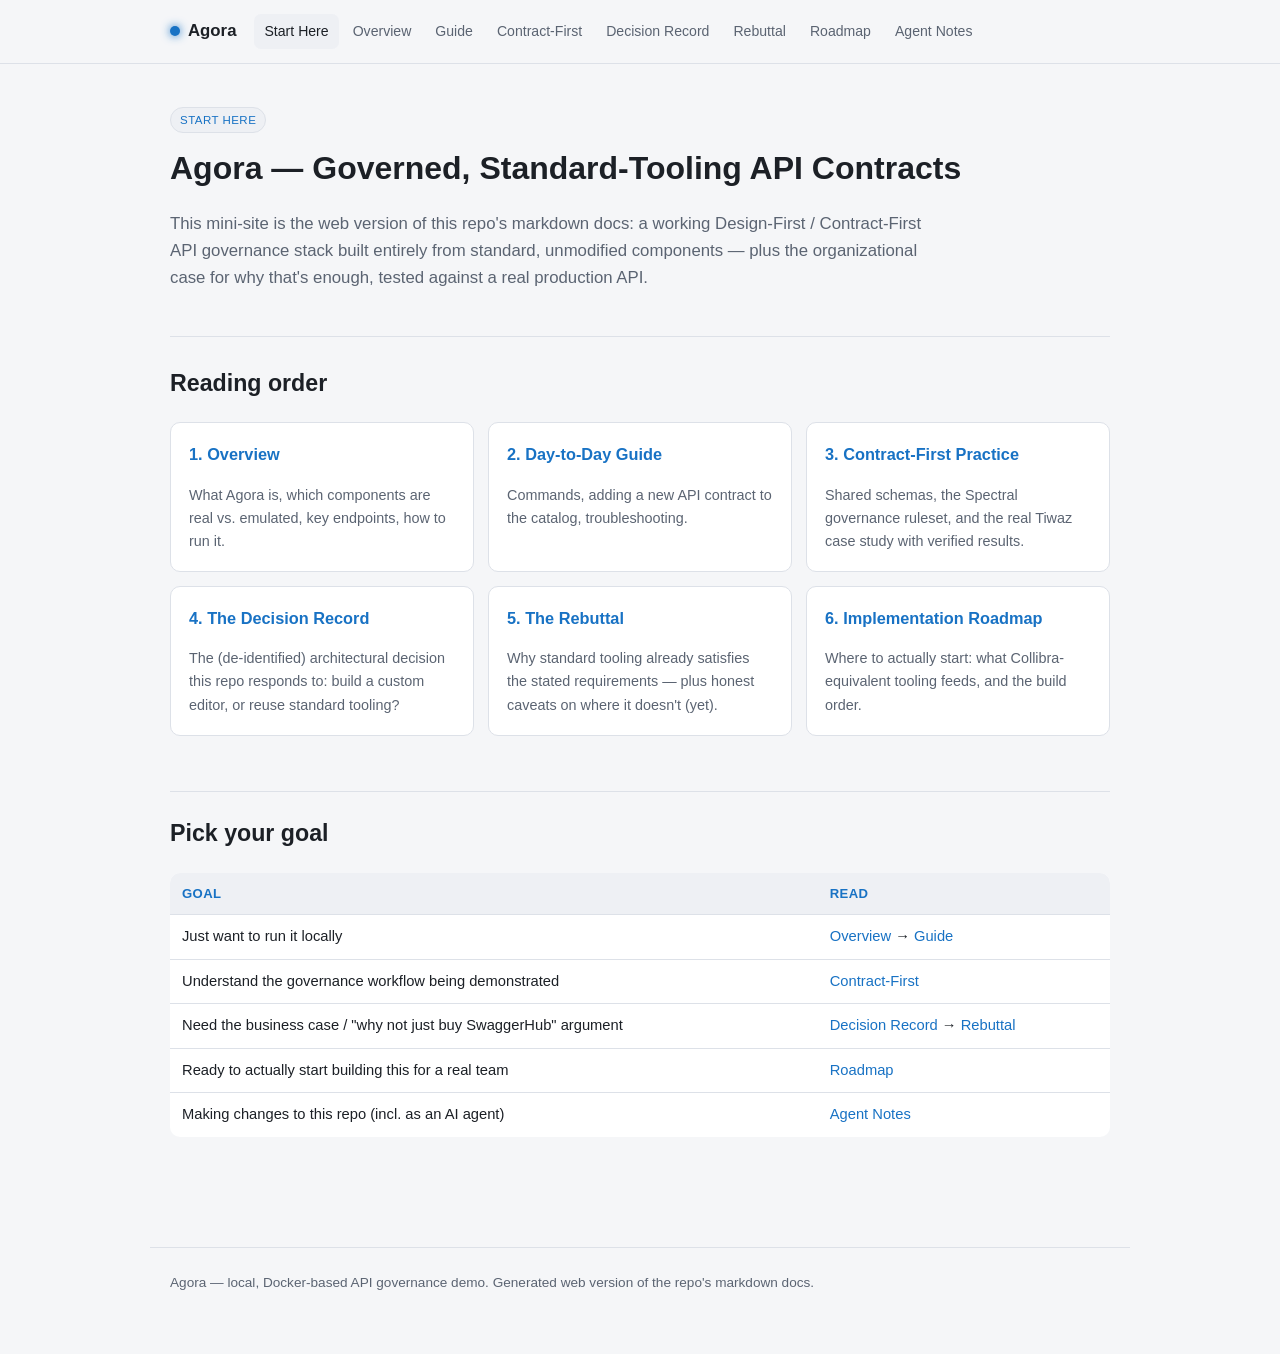
<file: mini-site/index.html>
<!doctype html>
<html lang="en">
<head>
<meta charset="utf-8">
<meta name="viewport" content="width=device-width, initial-scale=1">
<title>Agora — Start Here</title>
<link rel="stylesheet" href="css/style.css">
</head>
<body>
<div class="topbar">
  <div class="topbar-inner">
    <div class="brand"><span class="dot"></span> Agora</div>
    <nav class="primary">
      <a href="index.html" class="active">Start Here</a>
      <a href="pages/readme.html">Overview</a>
      <a href="pages/guide.html">Guide</a>
      <a href="pages/contract-first.html">Contract-First</a>
      <a href="pages/decision.html">Decision Record</a>
      <a href="pages/rebuttal.html">Rebuttal</a>
      <a href="pages/roadmap.html">Roadmap</a>
      <a href="pages/agents.html">Agent Notes</a>
    </nav>
  </div>
</div>

<main>
  <div class="hero">
    <span class="badge">Start Here</span>
    <h1>Agora — Governed, Standard-Tooling API Contracts</h1>
    <p class="lede">
      This mini-site is the web version of this repo's markdown docs: a working
      Design-First / Contract-First API governance stack built entirely from
      standard, unmodified components — plus the organizational case for why
      that's enough, tested against a real production API.
    </p>
  </div>

  <h2>Reading order</h2>
  <div class="cards">
    <div class="card">
      <h3>1. Overview</h3>
      <p>What Agora is, which components are real vs. emulated, key endpoints, how to run it.</p>
      <a class="stretched" href="pages/readme.html"></a>
    </div>
    <div class="card">
      <h3>2. Day-to-Day Guide</h3>
      <p>Commands, adding a new API contract to the catalog, troubleshooting.</p>
      <a class="stretched" href="pages/guide.html"></a>
    </div>
    <div class="card">
      <h3>3. Contract-First Practice</h3>
      <p>Shared schemas, the Spectral governance ruleset, and the real Tiwaz case study with verified results.</p>
      <a class="stretched" href="pages/contract-first.html"></a>
    </div>
    <div class="card">
      <h3>4. The Decision Record</h3>
      <p>The (de-identified) architectural decision this repo responds to: build a custom editor, or reuse standard tooling?</p>
      <a class="stretched" href="pages/decision.html"></a>
    </div>
    <div class="card">
      <h3>5. The Rebuttal</h3>
      <p>Why standard tooling already satisfies the stated requirements — plus honest caveats on where it doesn't (yet).</p>
      <a class="stretched" href="pages/rebuttal.html"></a>
    </div>
    <div class="card">
      <h3>6. Implementation Roadmap</h3>
      <p>Where to actually start: what Collibra-equivalent tooling feeds, and the build order.</p>
      <a class="stretched" href="pages/roadmap.html"></a>
    </div>
  </div>

  <h2>Pick your goal</h2>
  <table>
    <tr><th>Goal</th><th>Read</th></tr>
    <tr><td>Just want to run it locally</td><td><a href="pages/readme.html">Overview</a> → <a href="pages/guide.html">Guide</a></td></tr>
    <tr><td>Understand the governance workflow being demonstrated</td><td><a href="pages/contract-first.html">Contract-First</a></td></tr>
    <tr><td>Need the business case / "why not just buy SwaggerHub" argument</td><td><a href="pages/decision.html">Decision Record</a> → <a href="pages/rebuttal.html">Rebuttal</a></td></tr>
    <tr><td>Ready to actually start building this for a real team</td><td><a href="pages/roadmap.html">Roadmap</a></td></tr>
    <tr><td>Making changes to this repo (incl. as an AI agent)</td><td><a href="pages/agents.html">Agent Notes</a></td></tr>
  </table>
</main>

<footer>
  Agora — local, Docker-based API governance demo. Generated web version of the repo's markdown docs.
</footer>
</body>
</html>
</file>
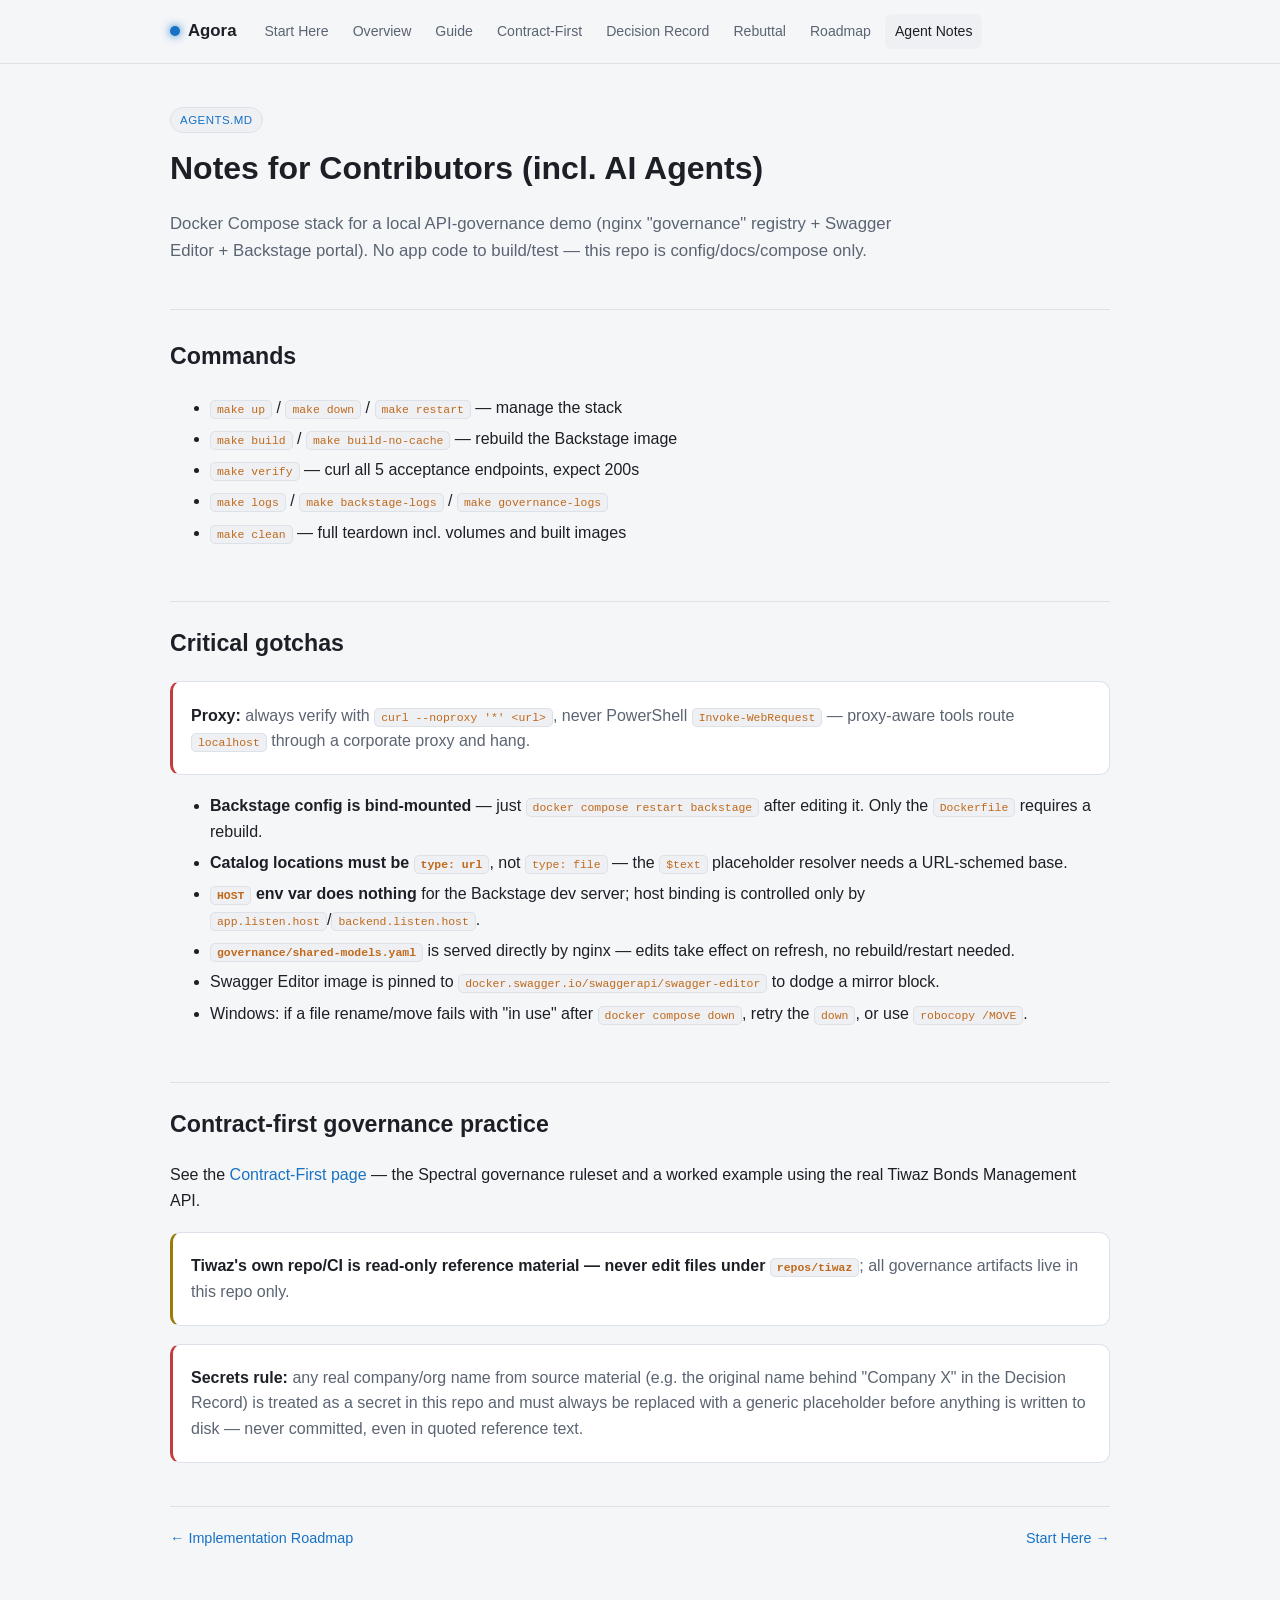
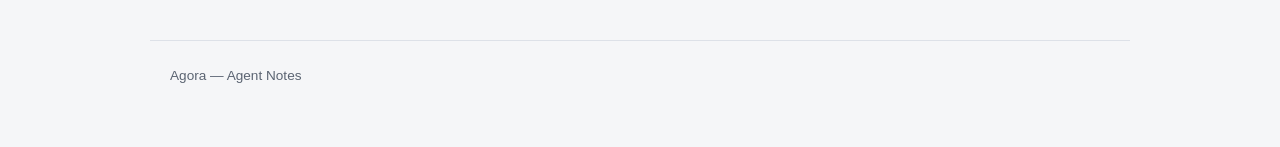
<file: mini-site/pages/agents.html>
<!doctype html>
<html lang="en">
<head>
<meta charset="utf-8">
<meta name="viewport" content="width=device-width, initial-scale=1">
<title>Agora — Agent Notes</title>
<link rel="stylesheet" href="../css/style.css">
</head>
<body>
<div class="topbar">
  <div class="topbar-inner">
    <div class="brand"><span class="dot"></span> Agora</div>
    <nav class="primary">
      <a href="../index.html">Start Here</a>
      <a href="readme.html">Overview</a>
      <a href="guide.html">Guide</a>
      <a href="contract-first.html">Contract-First</a>
      <a href="decision.html">Decision Record</a>
      <a href="rebuttal.html">Rebuttal</a>
      <a href="roadmap.html">Roadmap</a>
      <a href="agents.html" class="active">Agent Notes</a>
    </nav>
  </div>
</div>

<main>
  <div class="hero">
    <span class="badge">AGENTS.md</span>
    <h1>Notes for Contributors (incl. AI Agents)</h1>
    <p class="lede">Docker Compose stack for a local API-governance demo (nginx
    "governance" registry + Swagger Editor + Backstage portal). No app code to
    build/test — this repo is config/docs/compose only.</p>
  </div>

  <h2>Commands</h2>
  <ul>
    <li><code>make up</code> / <code>make down</code> / <code>make restart</code> — manage the stack</li>
    <li><code>make build</code> / <code>make build-no-cache</code> — rebuild the Backstage image</li>
    <li><code>make verify</code> — curl all 5 acceptance endpoints, expect 200s</li>
    <li><code>make logs</code> / <code>make backstage-logs</code> / <code>make governance-logs</code></li>
    <li><code>make clean</code> — full teardown incl. volumes and built images</li>
  </ul>

  <h2>Critical gotchas</h2>
  <div class="callout bad">
    <p><strong>Proxy:</strong> always verify with <code>curl --noproxy '*' &lt;url&gt;</code>, never
    PowerShell <code>Invoke-WebRequest</code> — proxy-aware tools route <code>localhost</code>
    through a corporate proxy and hang.</p>
  </div>
  <ul>
    <li><strong>Backstage config is bind-mounted</strong> — just <code>docker compose restart backstage</code> after editing it. Only the <code>Dockerfile</code> requires a rebuild.</li>
    <li><strong>Catalog locations must be <code>type: url</code></strong>, not <code>type: file</code> — the <code>$text</code> placeholder resolver needs a URL-schemed base.</li>
    <li><strong><code>HOST</code> env var does nothing</strong> for the Backstage dev server; host binding is controlled only by <code>app.listen.host</code>/<code>backend.listen.host</code>.</li>
    <li><strong><code>governance/shared-models.yaml</code></strong> is served directly by nginx — edits take effect on refresh, no rebuild/restart needed.</li>
    <li>Swagger Editor image is pinned to <code>docker.swagger.io/swaggerapi/swagger-editor</code> to dodge a mirror block.</li>
    <li>Windows: if a file rename/move fails with "in use" after <code>docker compose down</code>, retry the <code>down</code>, or use <code>robocopy /MOVE</code>.</li>
  </ul>

  <h2>Contract-first governance practice</h2>
  <p>See the <a href="contract-first.html">Contract-First page</a> — the Spectral
  governance ruleset and a worked example using the real Tiwaz Bonds Management
  API.</p>
  <div class="callout warn">
    <p><strong>Tiwaz's own repo/CI is read-only reference material — never edit
    files under <code>repos/tiwaz</code></strong>; all governance artifacts live in this
    repo only.</p>
  </div>

  <div class="callout bad">
    <p><strong>Secrets rule:</strong> any real company/org name from source material
    (e.g. the original name behind "Company X" in the Decision Record) is
    treated as a secret in this repo and must always be replaced with a
    generic placeholder before anything is written to disk — never committed,
    even in quoted reference text.</p>
  </div>

  <div class="pagenav">
    <a href="roadmap.html">← Implementation Roadmap</a>
    <a href="../index.html">Start Here →</a>
  </div>
</main>

<footer>Agora — Agent Notes</footer>
</body>
</html>
</file>
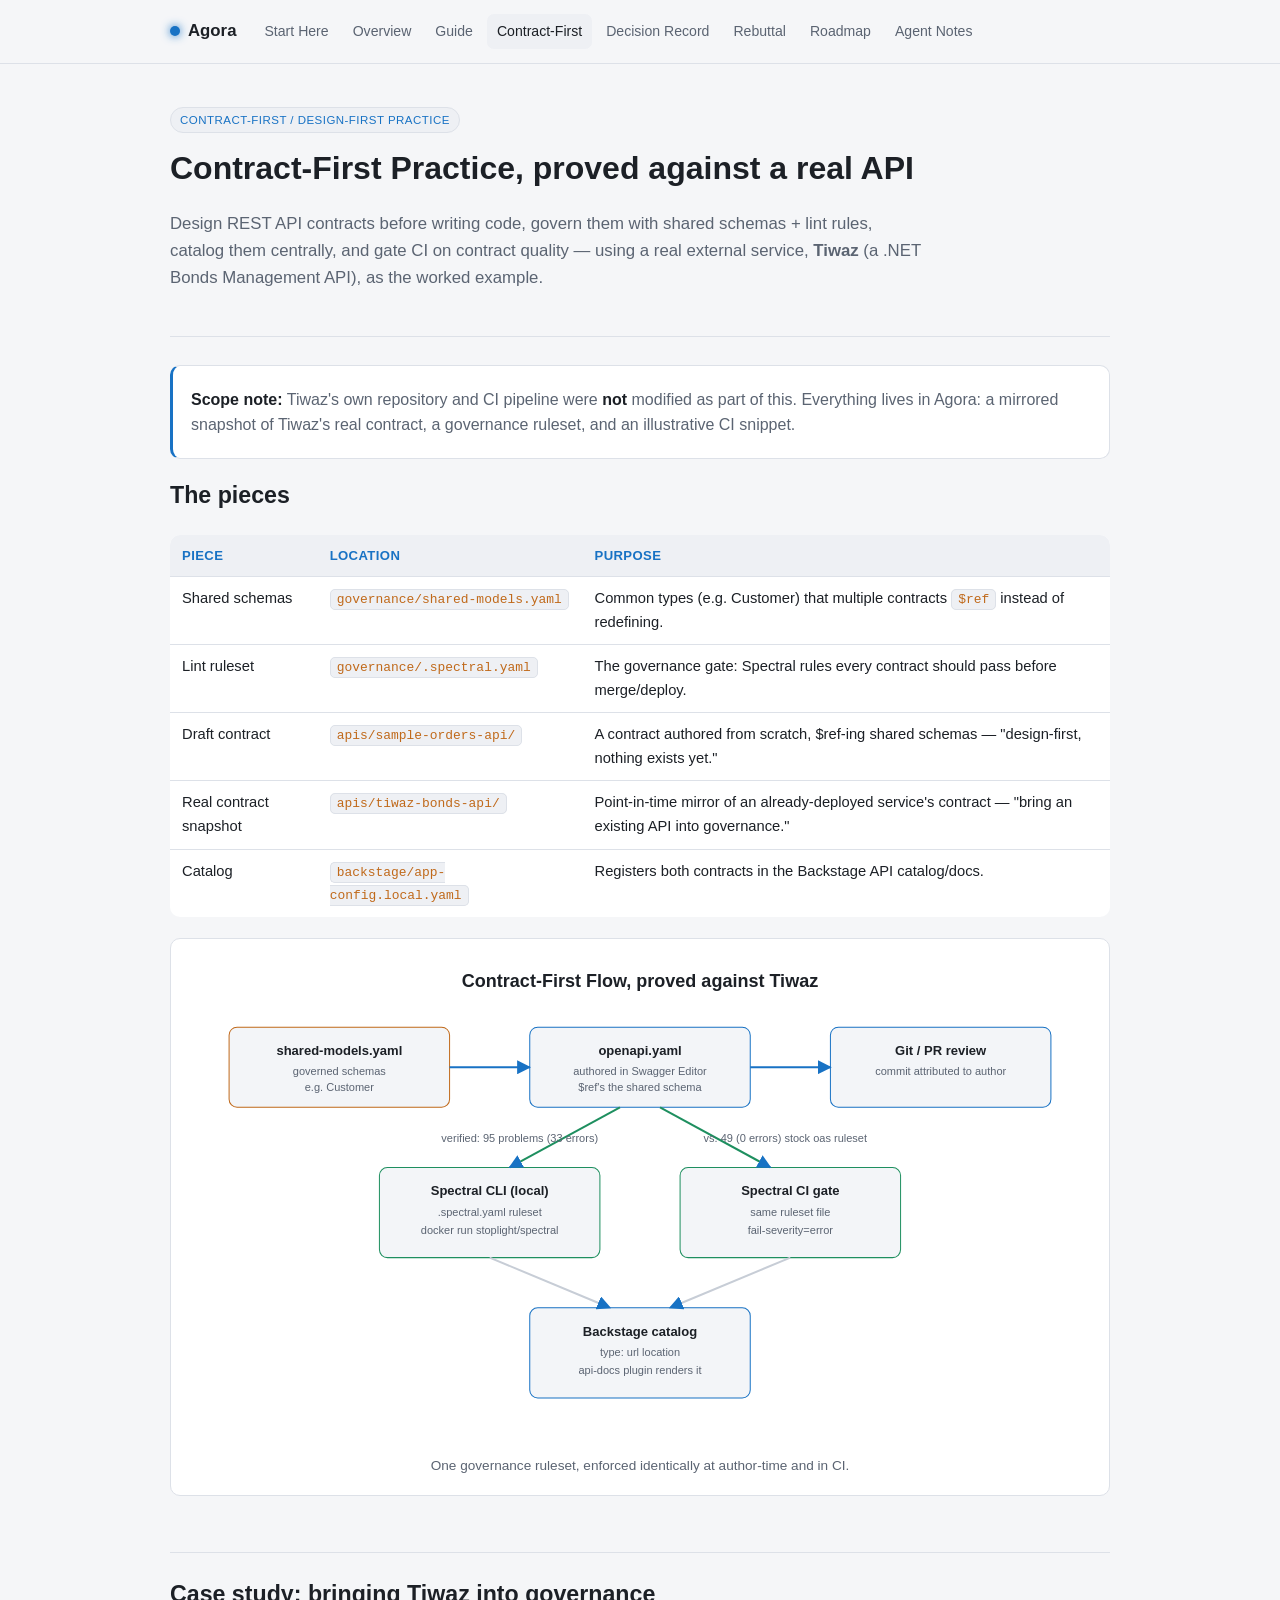
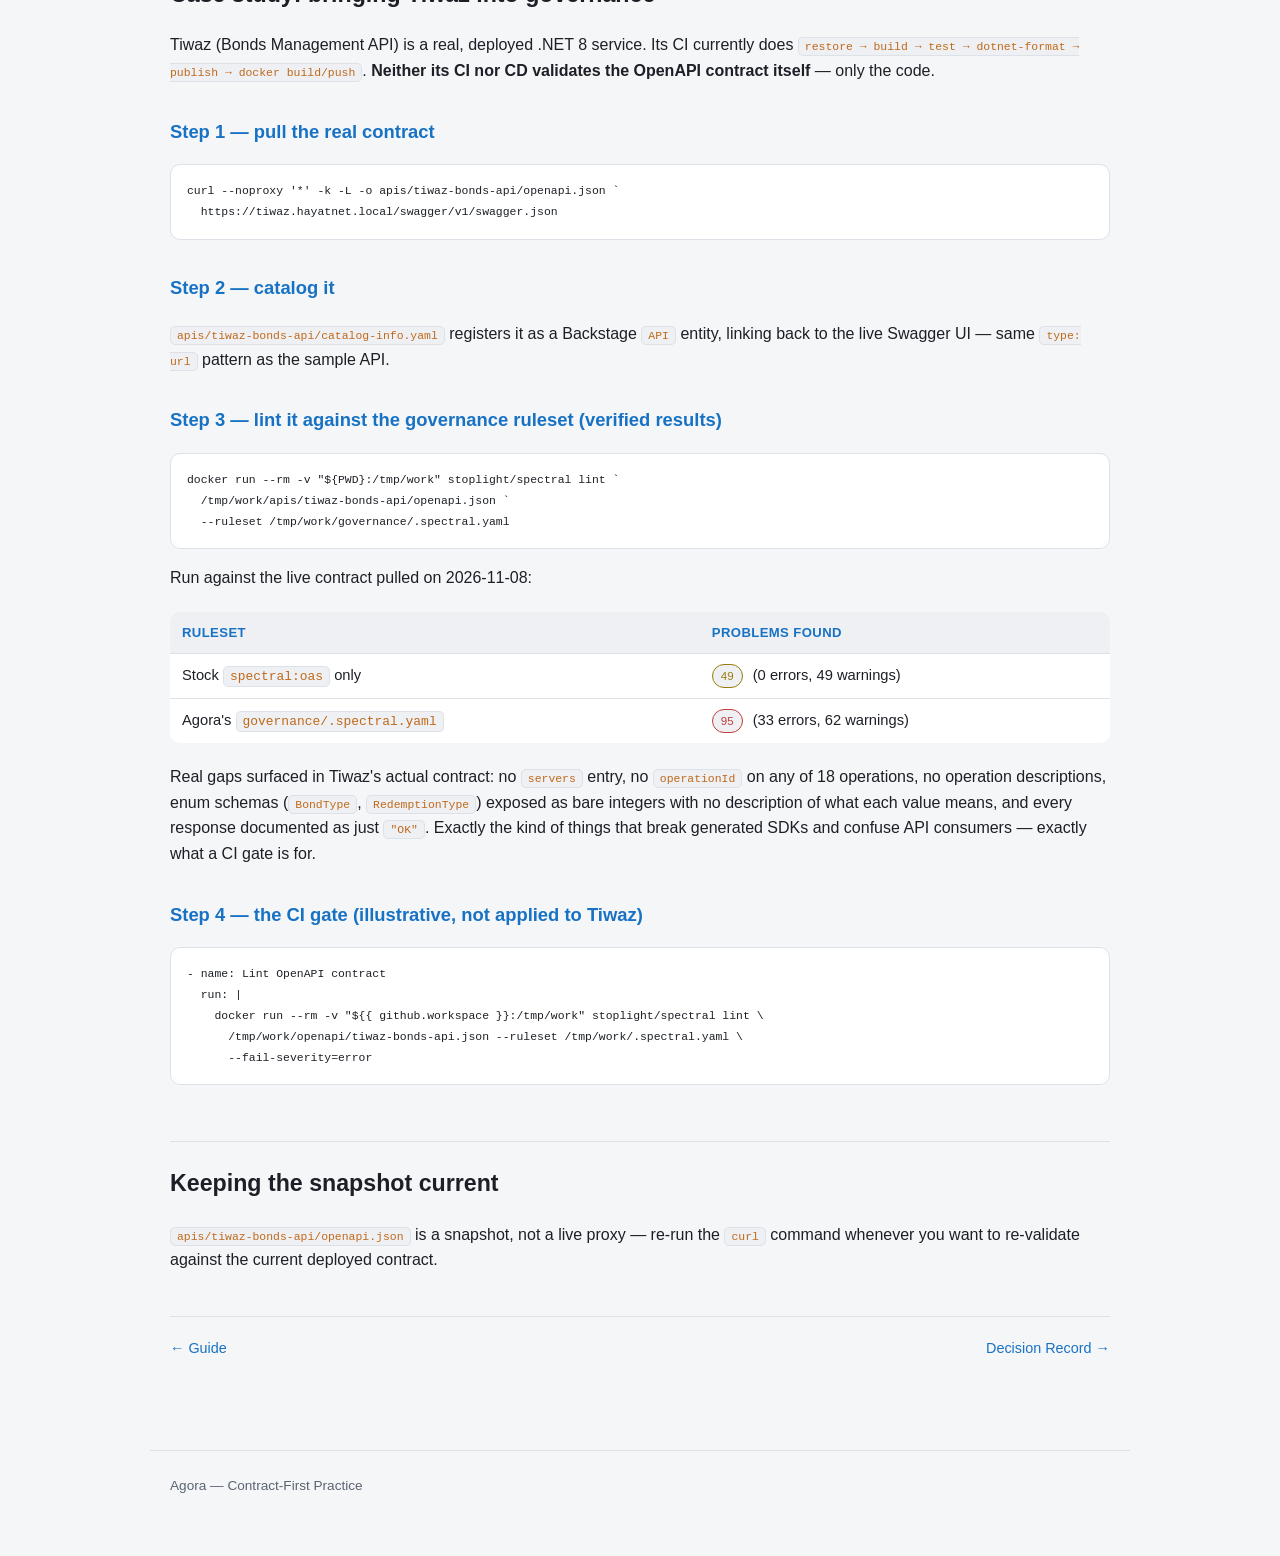
<file: mini-site/pages/contract-first.html>
<!doctype html>
<html lang="en">
<head>
<meta charset="utf-8">
<meta name="viewport" content="width=device-width, initial-scale=1">
<title>Agora — Contract-First Practice</title>
<link rel="stylesheet" href="../css/style.css">
</head>
<body>
<div class="topbar">
  <div class="topbar-inner">
    <div class="brand"><span class="dot"></span> Agora</div>
    <nav class="primary">
      <a href="../index.html">Start Here</a>
      <a href="readme.html">Overview</a>
      <a href="guide.html">Guide</a>
      <a href="contract-first.html" class="active">Contract-First</a>
      <a href="decision.html">Decision Record</a>
      <a href="rebuttal.html">Rebuttal</a>
      <a href="roadmap.html">Roadmap</a>
      <a href="agents.html">Agent Notes</a>
    </nav>
  </div>
</div>

<main>
  <div class="hero">
    <span class="badge">Contract-First / Design-First Practice</span>
    <h1>Contract-First Practice, proved against a real API</h1>
    <p class="lede">Design REST API contracts before writing code, govern them with
    shared schemas + lint rules, catalog them centrally, and gate CI on contract
    quality — using a real external service, <strong>Tiwaz</strong> (a .NET Bonds Management
    API), as the worked example.</p>
  </div>

  <div class="callout">
    <p><strong>Scope note:</strong> Tiwaz's own repository and CI pipeline were <strong>not</strong>
    modified as part of this. Everything lives in Agora: a mirrored snapshot of
    Tiwaz's real contract, a governance ruleset, and an illustrative CI snippet.</p>
  </div>

  <h2>The pieces</h2>
  <table>
    <tr><th>Piece</th><th>Location</th><th>Purpose</th></tr>
    <tr><td>Shared schemas</td><td><code>governance/shared-models.yaml</code></td><td>Common types (e.g. Customer) that multiple contracts <code>$ref</code> instead of redefining.</td></tr>
    <tr><td>Lint ruleset</td><td><code>governance/.spectral.yaml</code></td><td>The governance gate: Spectral rules every contract should pass before merge/deploy.</td></tr>
    <tr><td>Draft contract</td><td><code>apis/sample-orders-api/</code></td><td>A contract authored from scratch, $ref-ing shared schemas — "design-first, nothing exists yet."</td></tr>
    <tr><td>Real contract snapshot</td><td><code>apis/tiwaz-bonds-api/</code></td><td>Point-in-time mirror of an already-deployed service's contract — "bring an existing API into governance."</td></tr>
    <tr><td>Catalog</td><td><code>backstage/app-config.local.yaml</code></td><td>Registers both contracts in the Backstage API catalog/docs.</td></tr>
  </table>

  <div class="diagram">
    <img src="../assets/diagrams/contract-first-flow.svg" alt="Contract-first flow from shared schema through editor, lint, CI, and catalog">
    <figcaption>One governance ruleset, enforced identically at author-time and in CI.</figcaption>
  </div>

  <h2>Case study: bringing Tiwaz into governance</h2>
  <p>Tiwaz (Bonds Management API) is a real, deployed .NET 8 service. Its CI
  currently does <code>restore → build → test → dotnet-format → publish → docker build/push</code>.
  <strong>Neither its CI nor CD validates the OpenAPI contract itself</strong> — only the code.</p>

  <h3>Step 1 — pull the real contract</h3>
  <pre><code>curl --noproxy '*' -k -L -o apis/tiwaz-bonds-api/openapi.json `
  https://tiwaz.hayatnet.local/swagger/v1/swagger.json</code></pre>

  <h3>Step 2 — catalog it</h3>
  <p><code>apis/tiwaz-bonds-api/catalog-info.yaml</code> registers it as a Backstage <code>API</code>
  entity, linking back to the live Swagger UI — same <code>type: url</code> pattern as the sample API.</p>

  <h3>Step 3 — lint it against the governance ruleset (verified results)</h3>
  <pre><code>docker run --rm -v "${PWD}:/tmp/work" stoplight/spectral lint `
  /tmp/work/apis/tiwaz-bonds-api/openapi.json `
  --ruleset /tmp/work/governance/.spectral.yaml</code></pre>

  <p>Run against the live contract pulled on 2026-11-08:</p>
  <table>
    <tr><th>Ruleset</th><th>Problems found</th></tr>
    <tr><td>Stock <code>spectral:oas</code> only</td><td><span class="tag warn">49</span> (0 errors, 49 warnings)</td></tr>
    <tr><td>Agora's <code>governance/.spectral.yaml</code></td><td><span class="tag bad">95</span> (33 errors, 62 warnings)</td></tr>
  </table>

  <p>Real gaps surfaced in Tiwaz's actual contract: no <code>servers</code> entry, no
  <code>operationId</code> on any of 18 operations, no operation descriptions, enum
  schemas (<code>BondType</code>, <code>RedemptionType</code>) exposed as bare integers with no
  description of what each value means, and every response documented as just
  <code>"OK"</code>. Exactly the kind of things that break generated SDKs and confuse API
  consumers — exactly what a CI gate is for.</p>

  <h3>Step 4 — the CI gate (illustrative, not applied to Tiwaz)</h3>
  <pre><code>- name: Lint OpenAPI contract
  run: |
    docker run --rm -v "${{ github.workspace }}:/tmp/work" stoplight/spectral lint \
      /tmp/work/openapi/tiwaz-bonds-api.json --ruleset /tmp/work/.spectral.yaml \
      --fail-severity=error</code></pre>

  <h2>Keeping the snapshot current</h2>
  <p><code>apis/tiwaz-bonds-api/openapi.json</code> is a snapshot, not a live proxy — re-run the
  <code>curl</code> command whenever you want to re-validate against the current deployed contract.</p>

  <div class="pagenav">
    <a href="guide.html">← Guide</a>
    <a href="decision.html">Decision Record →</a>
  </div>
</main>

<footer>Agora — Contract-First Practice</footer>
</body>
</html>
</file>
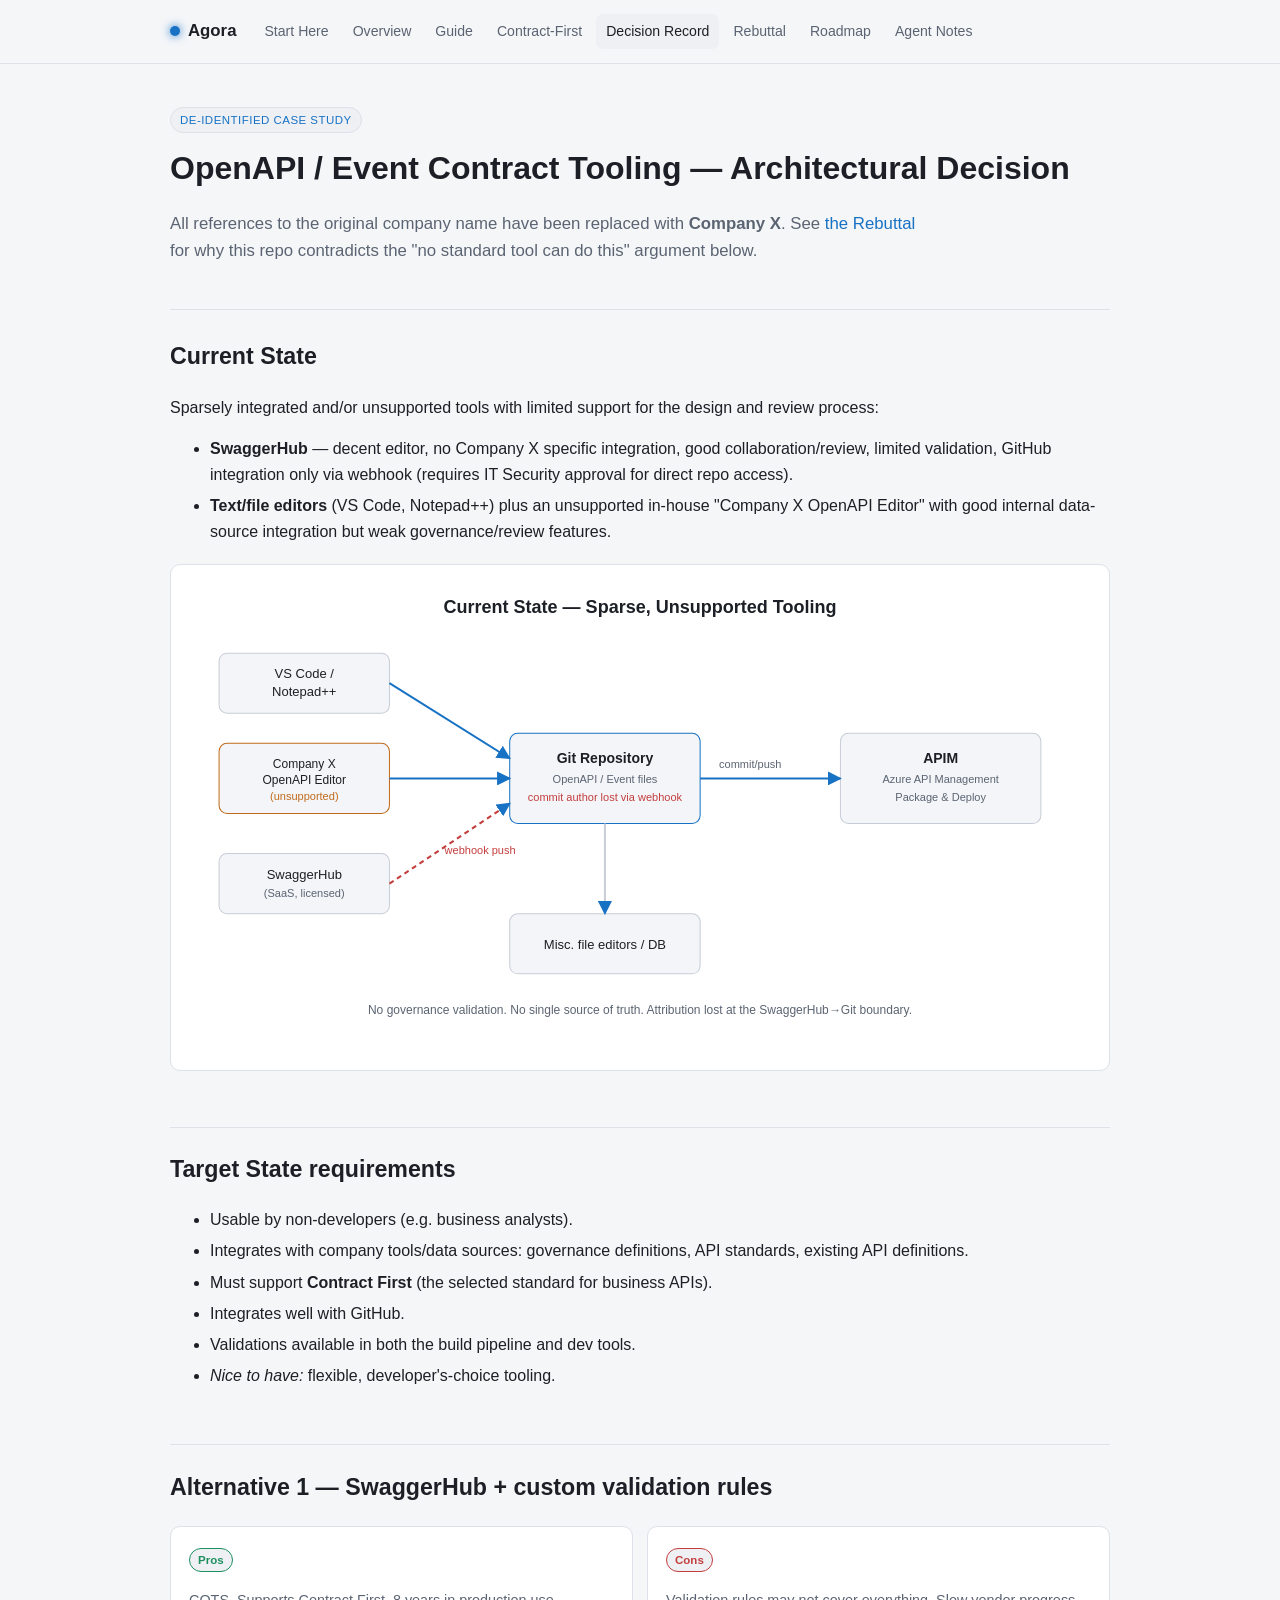
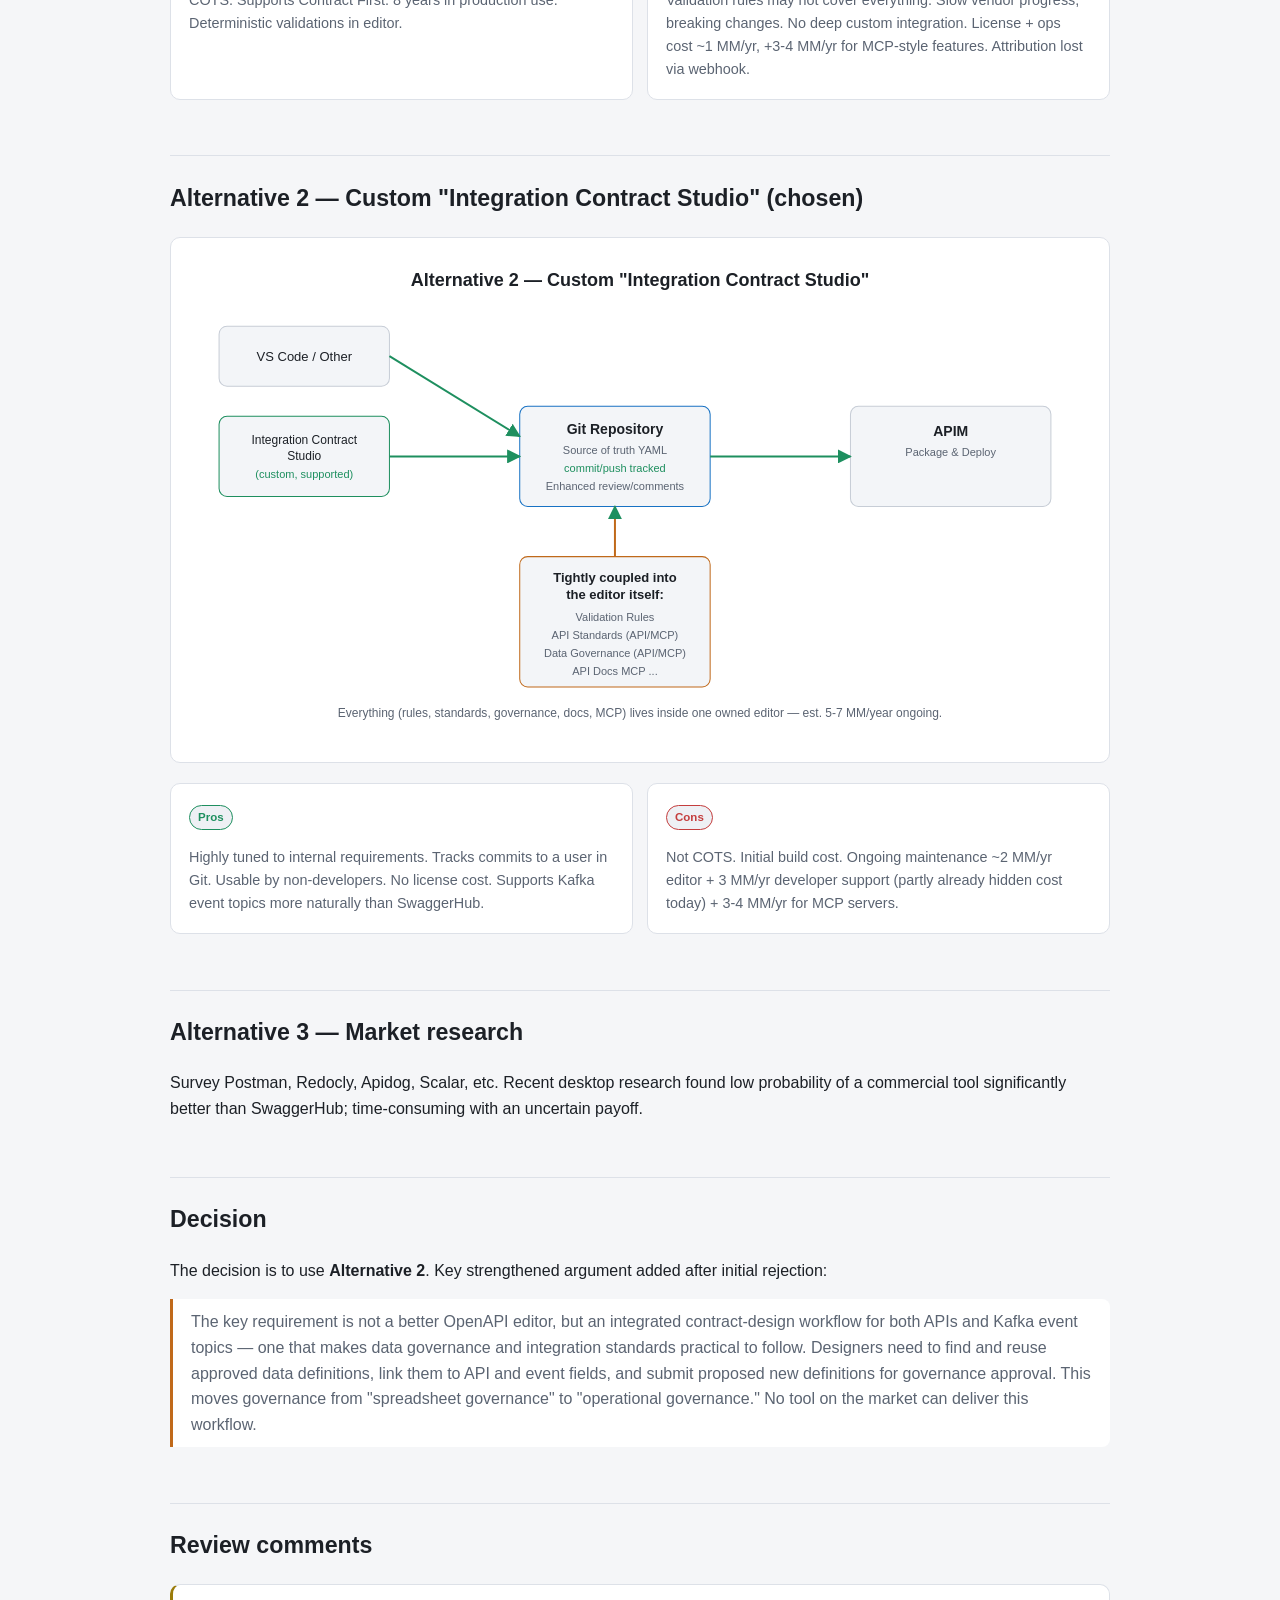
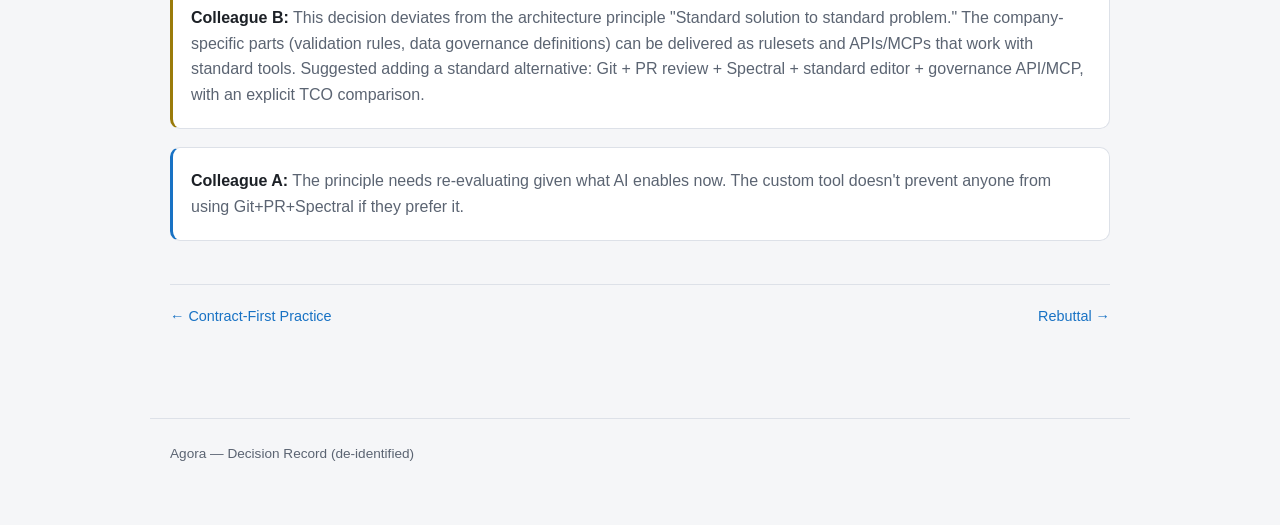
<file: mini-site/pages/decision.html>
<!doctype html>
<html lang="en">
<head>
<meta charset="utf-8">
<meta name="viewport" content="width=device-width, initial-scale=1">
<title>Agora — Decision Record</title>
<link rel="stylesheet" href="../css/style.css">
</head>
<body>
<div class="topbar">
  <div class="topbar-inner">
    <div class="brand"><span class="dot"></span> Agora</div>
    <nav class="primary">
      <a href="../index.html">Start Here</a>
      <a href="readme.html">Overview</a>
      <a href="guide.html">Guide</a>
      <a href="contract-first.html">Contract-First</a>
      <a href="decision.html" class="active">Decision Record</a>
      <a href="rebuttal.html">Rebuttal</a>
      <a href="roadmap.html">Roadmap</a>
      <a href="agents.html">Agent Notes</a>
    </nav>
  </div>
</div>

<main>
  <div class="hero">
    <span class="badge">De-identified case study</span>
    <h1>OpenAPI / Event Contract Tooling — Architectural Decision</h1>
    <p class="lede">All references to the original company name have been replaced
    with <strong>Company X</strong>. See <a href="rebuttal.html">the Rebuttal</a> for why
    this repo contradicts the "no standard tool can do this" argument below.</p>
  </div>

  <h2>Current State</h2>
  <p>Sparsely integrated and/or unsupported tools with limited support for the
  design and review process:</p>
  <ul>
    <li><strong>SwaggerHub</strong> — decent editor, no Company X specific integration, good
    collaboration/review, limited validation, GitHub integration only via webhook
    (requires IT Security approval for direct repo access).</li>
    <li><strong>Text/file editors</strong> (VS Code, Notepad++) plus an unsupported in-house
    "Company X OpenAPI Editor" with good internal data-source integration but
    weak governance/review features.</li>
  </ul>

  <div class="diagram">
    <img src="../assets/diagrams/current-state.svg" alt="Current state diagram: editors, repository, webhook to APIM, no attribution">
  </div>

  <h2>Target State requirements</h2>
  <ul>
    <li>Usable by non-developers (e.g. business analysts).</li>
    <li>Integrates with company tools/data sources: governance definitions, API standards, existing API definitions.</li>
    <li>Must support <strong>Contract First</strong> (the selected standard for business APIs).</li>
    <li>Integrates well with GitHub.</li>
    <li>Validations available in both the build pipeline and dev tools.</li>
    <li><em>Nice to have:</em> flexible, developer's-choice tooling.</li>
  </ul>

  <h2>Alternative 1 — SwaggerHub + custom validation rules</h2>
  <div class="cards">
    <div class="card">
      <h3><span class="tag good">Pros</span></h3>
      <p>COTS. Supports Contract First. 8 years in production use. Deterministic validations in editor.</p>
    </div>
    <div class="card">
      <h3><span class="tag bad">Cons</span></h3>
      <p>Validation rules may not cover everything. Slow vendor progress, breaking changes. No deep custom integration. License + ops cost ~1&nbsp;MM/yr, +3-4&nbsp;MM/yr for MCP-style features. Attribution lost via webhook.</p>
    </div>
  </div>

  <h2>Alternative 2 — Custom "Integration Contract Studio" (chosen)</h2>
  <div class="diagram">
    <img src="../assets/diagrams/alternative-2-target.svg" alt="Alternative 2 diagram: custom editor with governance, standards, and MCP tightly coupled inside it">
  </div>
  <div class="cards">
    <div class="card">
      <h3><span class="tag good">Pros</span></h3>
      <p>Highly tuned to internal requirements. Tracks commits to a user in Git. Usable by non-developers. No license cost. Supports Kafka event topics more naturally than SwaggerHub.</p>
    </div>
    <div class="card">
      <h3><span class="tag bad">Cons</span></h3>
      <p>Not COTS. Initial build cost. Ongoing maintenance ~2&nbsp;MM/yr editor + 3&nbsp;MM/yr developer support (partly already hidden cost today) + 3-4&nbsp;MM/yr for MCP servers.</p>
    </div>
  </div>

  <h2>Alternative 3 — Market research</h2>
  <p>Survey Postman, Redocly, Apidog, Scalar, etc. Recent desktop research found
  low probability of a commercial tool significantly better than SwaggerHub;
  time-consuming with an uncertain payoff.</p>

  <h2>Decision</h2>
  <p>The decision is to use <strong>Alternative 2</strong>. Key strengthened argument added
  after initial rejection:</p>

  <blockquote>
    The key requirement is not a better OpenAPI editor, but an integrated
    contract-design workflow for both APIs and Kafka event topics — one that
    makes data governance and integration standards practical to follow.
    Designers need to find and reuse approved data definitions, link them to
    API and event fields, and submit proposed new definitions for governance
    approval. This moves governance from "spreadsheet governance" to
    "operational governance." No tool on the market can deliver this workflow.
  </blockquote>

  <h2>Review comments</h2>
  <div class="callout warn">
    <p><strong>Colleague B:</strong> This decision deviates from the architecture
    principle "Standard solution to standard problem." The company-specific
    parts (validation rules, data governance definitions) can be delivered as
    rulesets and APIs/MCPs that work with standard tools. Suggested adding a
    standard alternative: Git + PR review + Spectral + standard editor +
    governance API/MCP, with an explicit TCO comparison.</p>
  </div>
  <div class="callout">
    <p><strong>Colleague A:</strong> The principle needs re-evaluating given what
    AI enables now. The custom tool doesn't prevent anyone from using
    Git+PR+Spectral if they prefer it.</p>
  </div>

  <div class="pagenav">
    <a href="contract-first.html">← Contract-First Practice</a>
    <a href="rebuttal.html">Rebuttal →</a>
  </div>
</main>

<footer>Agora — Decision Record (de-identified)</footer>
</body>
</html>
</file>
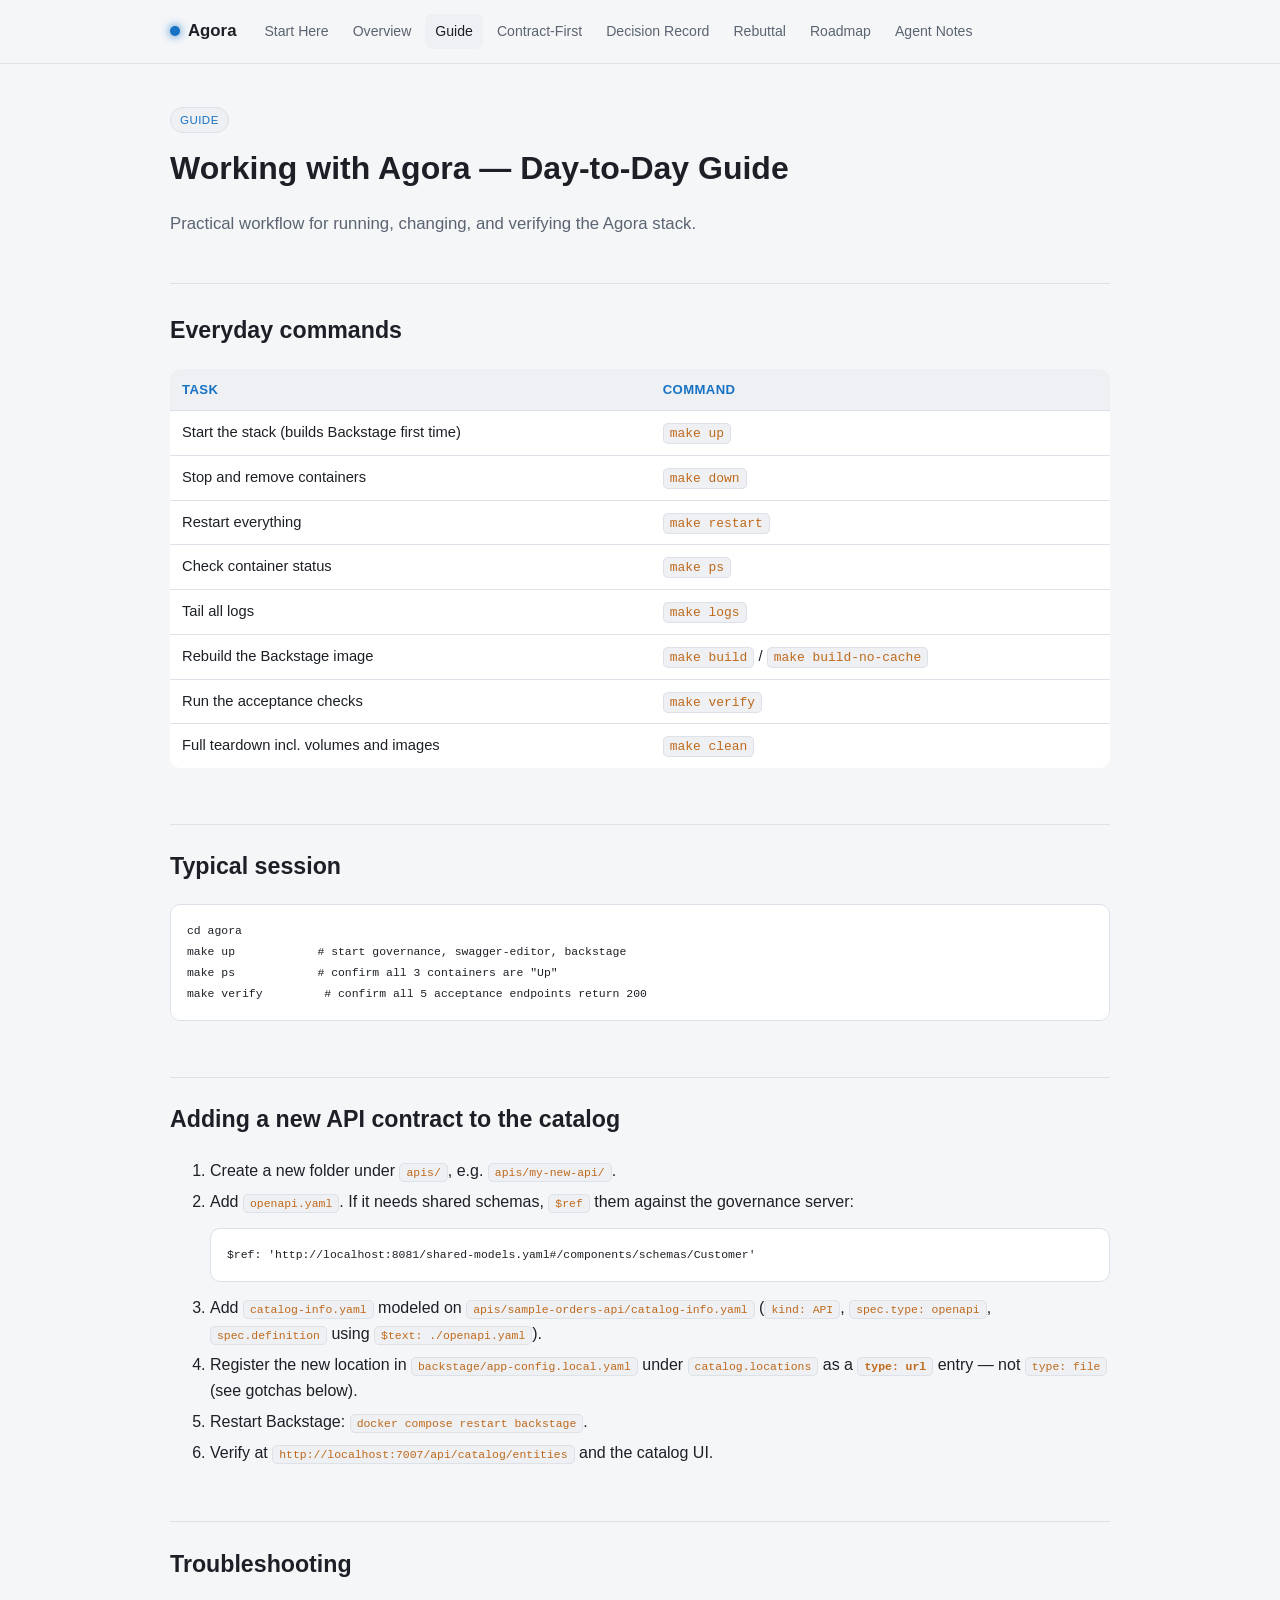
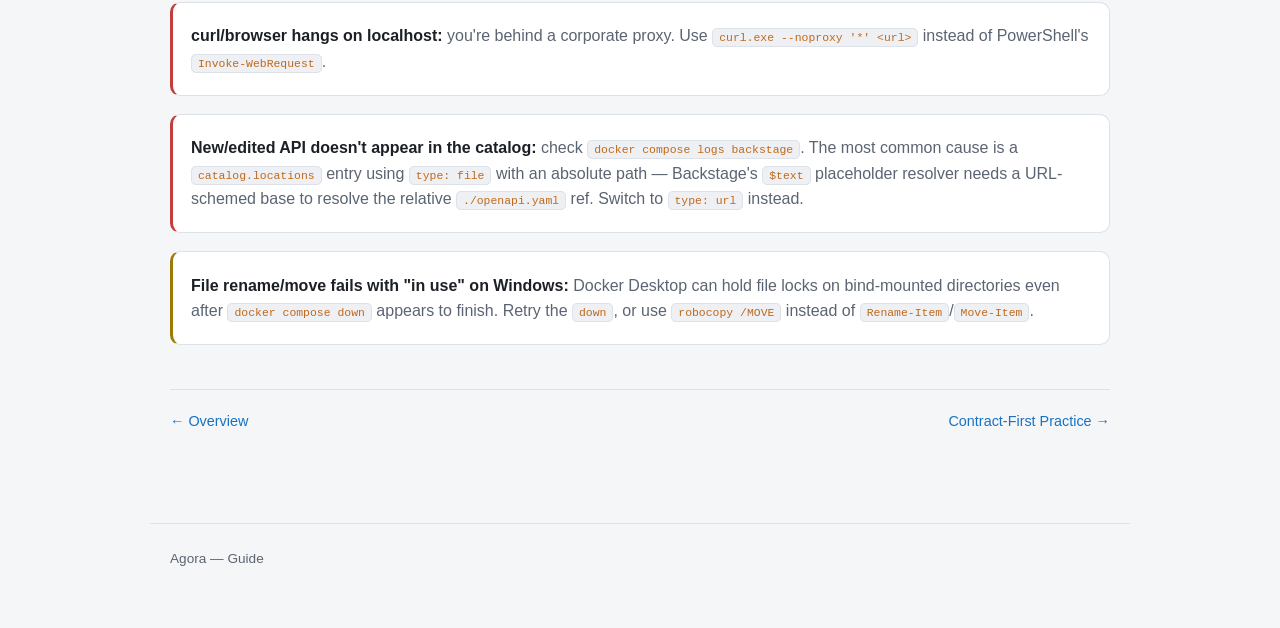
<file: mini-site/pages/guide.html>
<!doctype html>
<html lang="en">
<head>
<meta charset="utf-8">
<meta name="viewport" content="width=device-width, initial-scale=1">
<title>Agora — Day-to-Day Guide</title>
<link rel="stylesheet" href="../css/style.css">
</head>
<body>
<div class="topbar">
  <div class="topbar-inner">
    <div class="brand"><span class="dot"></span> Agora</div>
    <nav class="primary">
      <a href="../index.html">Start Here</a>
      <a href="readme.html">Overview</a>
      <a href="guide.html" class="active">Guide</a>
      <a href="contract-first.html">Contract-First</a>
      <a href="decision.html">Decision Record</a>
      <a href="rebuttal.html">Rebuttal</a>
      <a href="roadmap.html">Roadmap</a>
      <a href="agents.html">Agent Notes</a>
    </nav>
  </div>
</div>

<main>
  <div class="hero">
    <span class="badge">Guide</span>
    <h1>Working with Agora — Day-to-Day Guide</h1>
    <p class="lede">Practical workflow for running, changing, and verifying the Agora stack.</p>
  </div>

  <h2>Everyday commands</h2>
  <table>
    <tr><th>Task</th><th>Command</th></tr>
    <tr><td>Start the stack (builds Backstage first time)</td><td><code>make up</code></td></tr>
    <tr><td>Stop and remove containers</td><td><code>make down</code></td></tr>
    <tr><td>Restart everything</td><td><code>make restart</code></td></tr>
    <tr><td>Check container status</td><td><code>make ps</code></td></tr>
    <tr><td>Tail all logs</td><td><code>make logs</code></td></tr>
    <tr><td>Rebuild the Backstage image</td><td><code>make build</code> / <code>make build-no-cache</code></td></tr>
    <tr><td>Run the acceptance checks</td><td><code>make verify</code></td></tr>
    <tr><td>Full teardown incl. volumes and images</td><td><code>make clean</code></td></tr>
  </table>

  <h2>Typical session</h2>
  <pre><code>cd agora
make up            # start governance, swagger-editor, backstage
make ps            # confirm all 3 containers are "Up"
make verify         # confirm all 5 acceptance endpoints return 200</code></pre>

  <h2>Adding a new API contract to the catalog</h2>
  <ol>
    <li>Create a new folder under <code>apis/</code>, e.g. <code>apis/my-new-api/</code>.</li>
    <li>Add <code>openapi.yaml</code>. If it needs shared schemas, <code>$ref</code> them against the governance server:
      <pre><code>$ref: 'http://localhost:8081/shared-models.yaml#/components/schemas/Customer'</code></pre>
    </li>
    <li>Add <code>catalog-info.yaml</code> modeled on <code>apis/sample-orders-api/catalog-info.yaml</code>
      (<code>kind: API</code>, <code>spec.type: openapi</code>, <code>spec.definition</code> using <code>$text: ./openapi.yaml</code>).</li>
    <li>Register the new location in <code>backstage/app-config.local.yaml</code> under <code>catalog.locations</code>
      as a <strong><code>type: url</code></strong> entry — not <code>type: file</code> (see gotchas below).</li>
    <li>Restart Backstage: <code>docker compose restart backstage</code>.</li>
    <li>Verify at <code>http://localhost:7007/api/catalog/entities</code> and the catalog UI.</li>
  </ol>

  <h2>Troubleshooting</h2>
  <div class="callout bad">
    <p><strong>curl/browser hangs on localhost:</strong> you're behind a corporate proxy.
    Use <code>curl.exe --noproxy '*' &lt;url&gt;</code> instead of PowerShell's <code>Invoke-WebRequest</code>.</p>
  </div>
  <div class="callout bad">
    <p><strong>New/edited API doesn't appear in the catalog:</strong> check <code>docker compose logs backstage</code>.
    The most common cause is a <code>catalog.locations</code> entry using <code>type: file</code> with an
    absolute path — Backstage's <code>$text</code> placeholder resolver needs a URL-schemed base to
    resolve the relative <code>./openapi.yaml</code> ref. Switch to <code>type: url</code> instead.</p>
  </div>
  <div class="callout warn">
    <p><strong>File rename/move fails with "in use" on Windows:</strong> Docker Desktop can hold file
    locks on bind-mounted directories even after <code>docker compose down</code> appears to finish.
    Retry the <code>down</code>, or use <code>robocopy /MOVE</code> instead of <code>Rename-Item</code>/<code>Move-Item</code>.</p>
  </div>

  <div class="pagenav">
    <a href="readme.html">← Overview</a>
    <a href="contract-first.html">Contract-First Practice →</a>
  </div>
</main>

<footer>Agora — Guide</footer>
</body>
</html>
</file>
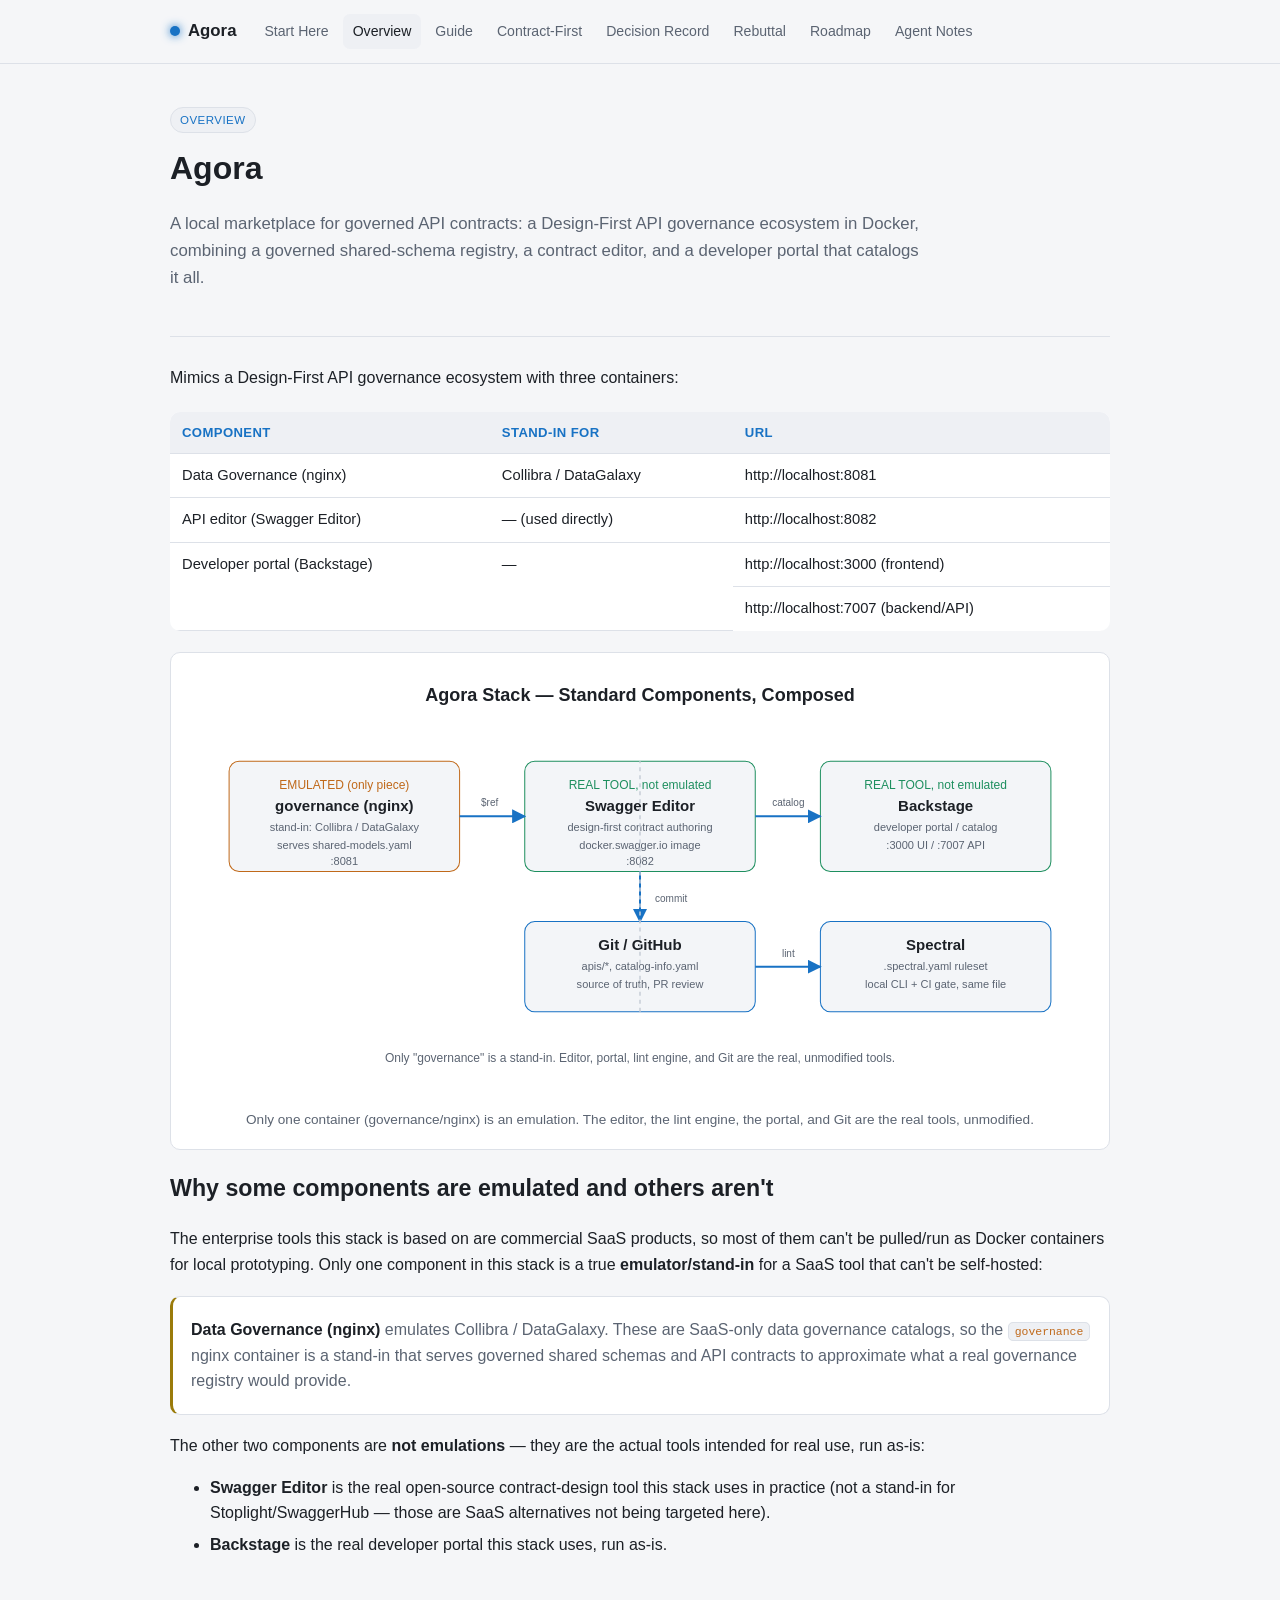
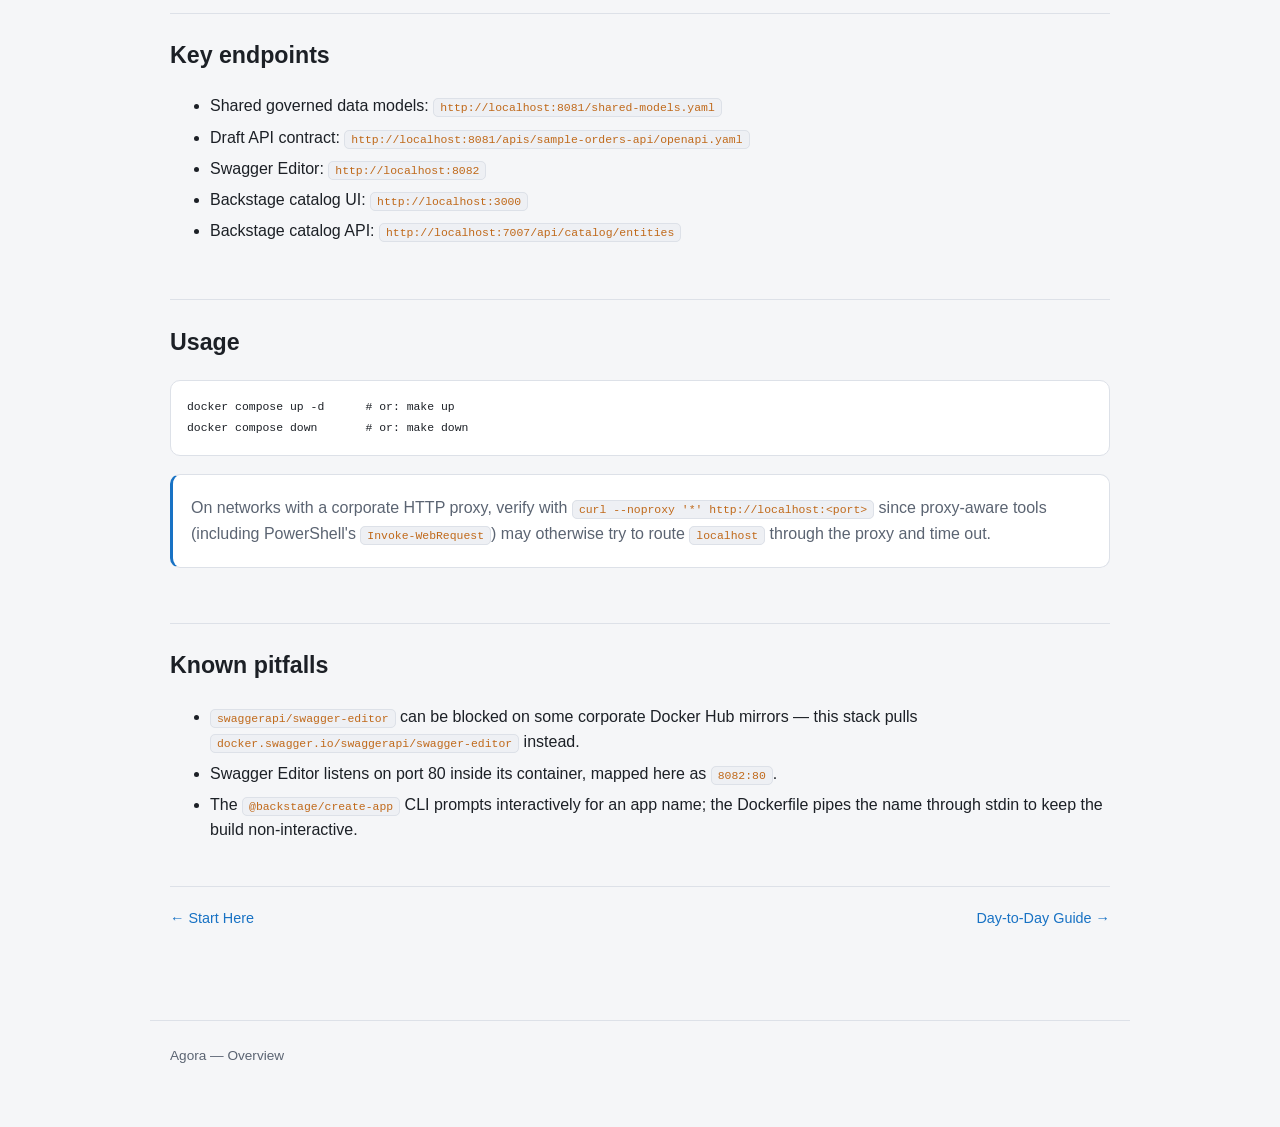
<file: mini-site/pages/readme.html>
<!doctype html>
<html lang="en">
<head>
<meta charset="utf-8">
<meta name="viewport" content="width=device-width, initial-scale=1">
<title>Agora — Overview</title>
<link rel="stylesheet" href="../css/style.css">
</head>
<body>
<div class="topbar">
  <div class="topbar-inner">
    <div class="brand"><span class="dot"></span> Agora</div>
    <nav class="primary">
      <a href="../index.html">Start Here</a>
      <a href="readme.html" class="active">Overview</a>
      <a href="guide.html">Guide</a>
      <a href="contract-first.html">Contract-First</a>
      <a href="decision.html">Decision Record</a>
      <a href="rebuttal.html">Rebuttal</a>
      <a href="roadmap.html">Roadmap</a>
      <a href="agents.html">Agent Notes</a>
    </nav>
  </div>
</div>

<main>
  <div class="hero">
    <span class="badge">Overview</span>
    <h1>Agora</h1>
    <p class="lede">A local marketplace for governed API contracts: a Design-First API
    governance ecosystem in Docker, combining a governed shared-schema registry,
    a contract editor, and a developer portal that catalogs it all.</p>
  </div>

  <p>Mimics a Design-First API governance ecosystem with three containers:</p>

  <table>
    <tr><th>Component</th><th>Stand-in for</th><th>URL</th></tr>
    <tr><td>Data Governance (nginx)</td><td>Collibra / DataGalaxy</td><td>http://localhost:8081</td></tr>
    <tr><td>API editor (Swagger Editor)</td><td>— (used directly)</td><td>http://localhost:8082</td></tr>
    <tr><td rowspan="2">Developer portal (Backstage)</td><td rowspan="2">—</td><td>http://localhost:3000 (frontend)</td></tr>
    <tr><td>http://localhost:7007 (backend/API)</td></tr>
  </table>

  <div class="diagram">
    <img src="../assets/diagrams/agora-stack.svg" alt="Agora stack diagram showing governance, Swagger Editor, Backstage, Git and Spectral">
    <figcaption>Only one container (governance/nginx) is an emulation. The editor, the lint engine, the portal, and Git are the real tools, unmodified.</figcaption>
  </div>

  <h2>Why some components are emulated and others aren't</h2>
  <p>The enterprise tools this stack is based on are commercial SaaS products, so
  most of them can't be pulled/run as Docker containers for local
  prototyping. Only one component in this stack is a true <strong>emulator/stand-in</strong>
  for a SaaS tool that can't be self-hosted:</p>

  <div class="callout warn">
    <p><strong>Data Governance (nginx)</strong> emulates Collibra / DataGalaxy. These are
    SaaS-only data governance catalogs, so the <code>governance</code> nginx container
    is a stand-in that serves governed shared schemas and API contracts to
    approximate what a real governance registry would provide.</p>
  </div>

  <p>The other two components are <strong>not emulations</strong> — they are the actual tools
  intended for real use, run as-is:</p>
  <ul>
    <li><strong>Swagger Editor</strong> is the real open-source contract-design tool this stack
    uses in practice (not a stand-in for Stoplight/SwaggerHub — those are
    SaaS alternatives not being targeted here).</li>
    <li><strong>Backstage</strong> is the real developer portal this stack uses, run as-is.</li>
  </ul>

  <h2>Key endpoints</h2>
  <ul>
    <li>Shared governed data models: <code>http://localhost:8081/shared-models.yaml</code></li>
    <li>Draft API contract: <code>http://localhost:8081/apis/sample-orders-api/openapi.yaml</code></li>
    <li>Swagger Editor: <code>http://localhost:8082</code></li>
    <li>Backstage catalog UI: <code>http://localhost:3000</code></li>
    <li>Backstage catalog API: <code>http://localhost:7007/api/catalog/entities</code></li>
  </ul>

  <h2>Usage</h2>
  <pre><code>docker compose up -d      # or: make up
docker compose down       # or: make down</code></pre>

  <div class="callout">
    <p>On networks with a corporate HTTP proxy, verify with
    <code>curl --noproxy '*' http://localhost:&lt;port&gt;</code> since proxy-aware tools
    (including PowerShell's <code>Invoke-WebRequest</code>) may otherwise try to route
    <code>localhost</code> through the proxy and time out.</p>
  </div>

  <h2>Known pitfalls</h2>
  <ul>
    <li><code>swaggerapi/swagger-editor</code> can be blocked on some corporate Docker Hub
    mirrors — this stack pulls <code>docker.swagger.io/swaggerapi/swagger-editor</code> instead.</li>
    <li>Swagger Editor listens on port 80 inside its container, mapped here as <code>8082:80</code>.</li>
    <li>The <code>@backstage/create-app</code> CLI prompts interactively for an app name;
    the Dockerfile pipes the name through stdin to keep the build non-interactive.</li>
  </ul>

  <div class="pagenav">
    <a href="../index.html">← Start Here</a>
    <a href="guide.html">Day-to-Day Guide →</a>
  </div>
</main>

<footer>Agora — Overview</footer>
</body>
</html>
</file>
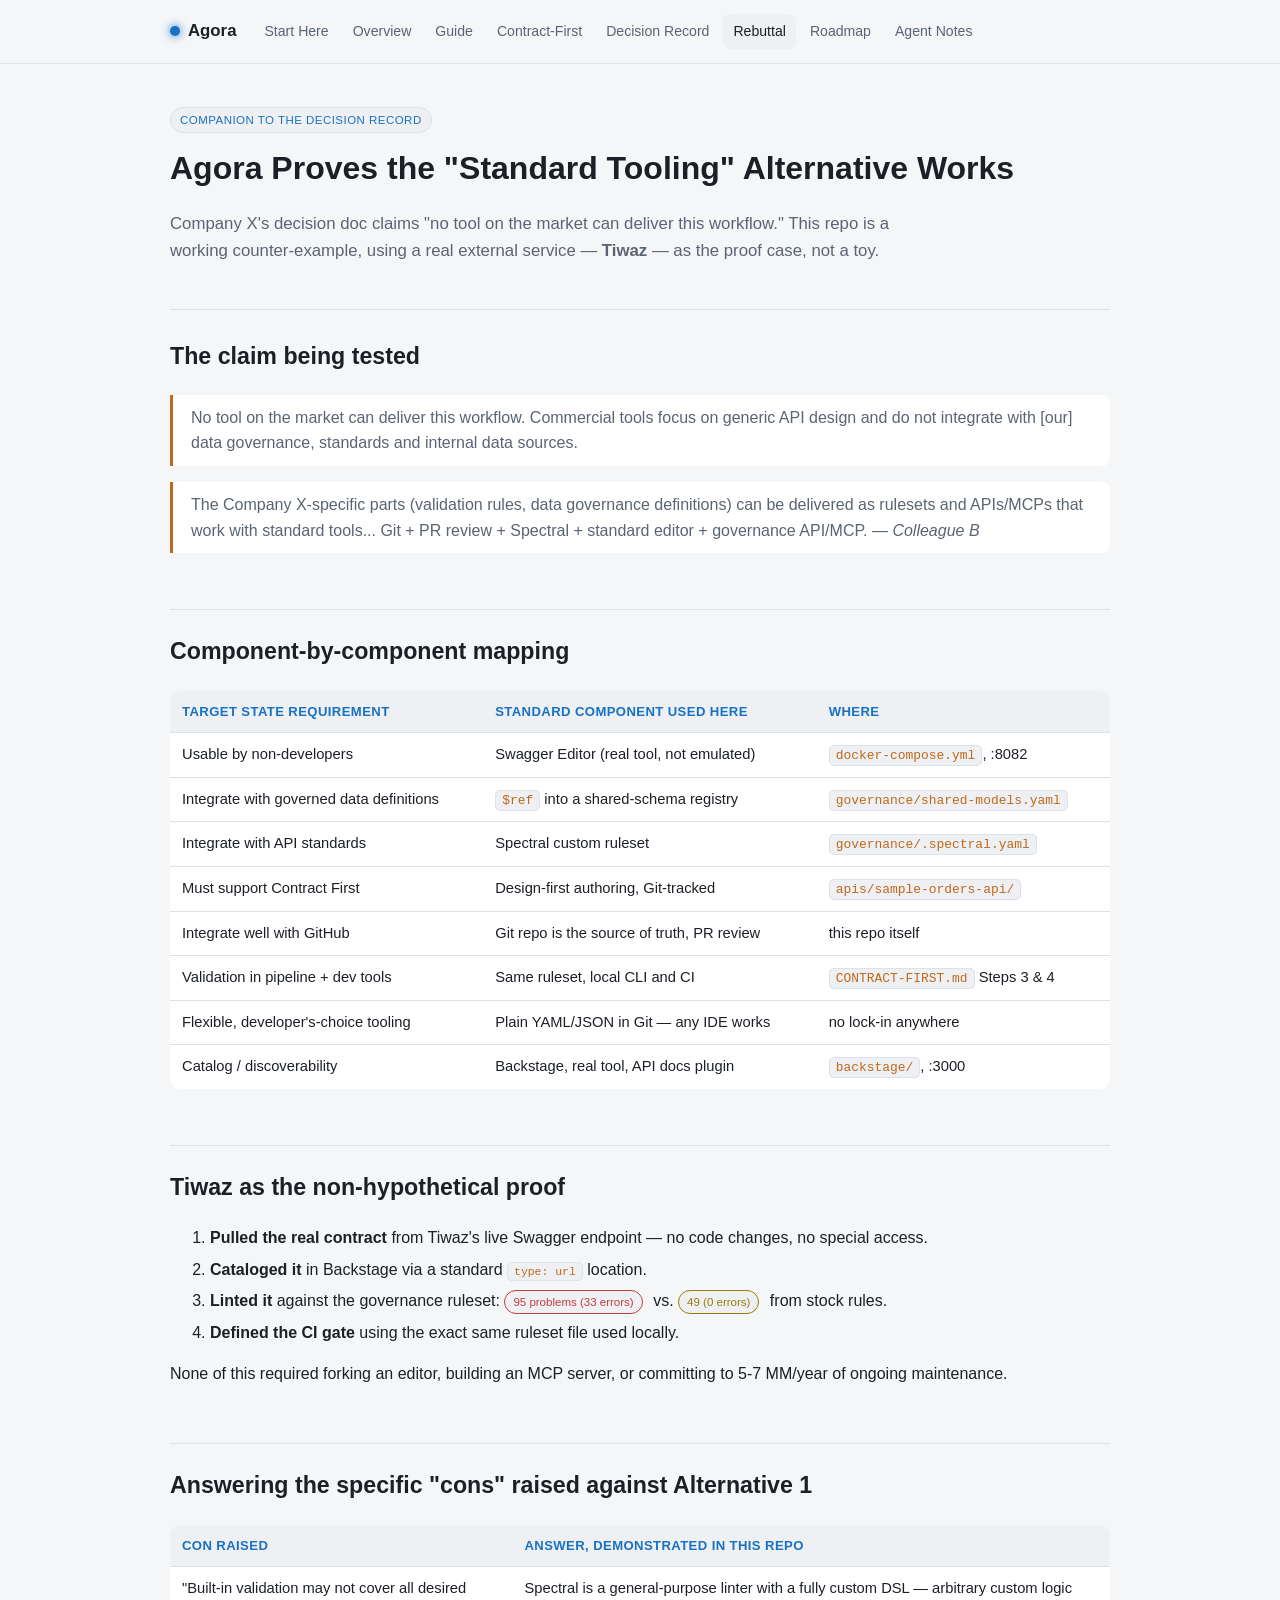
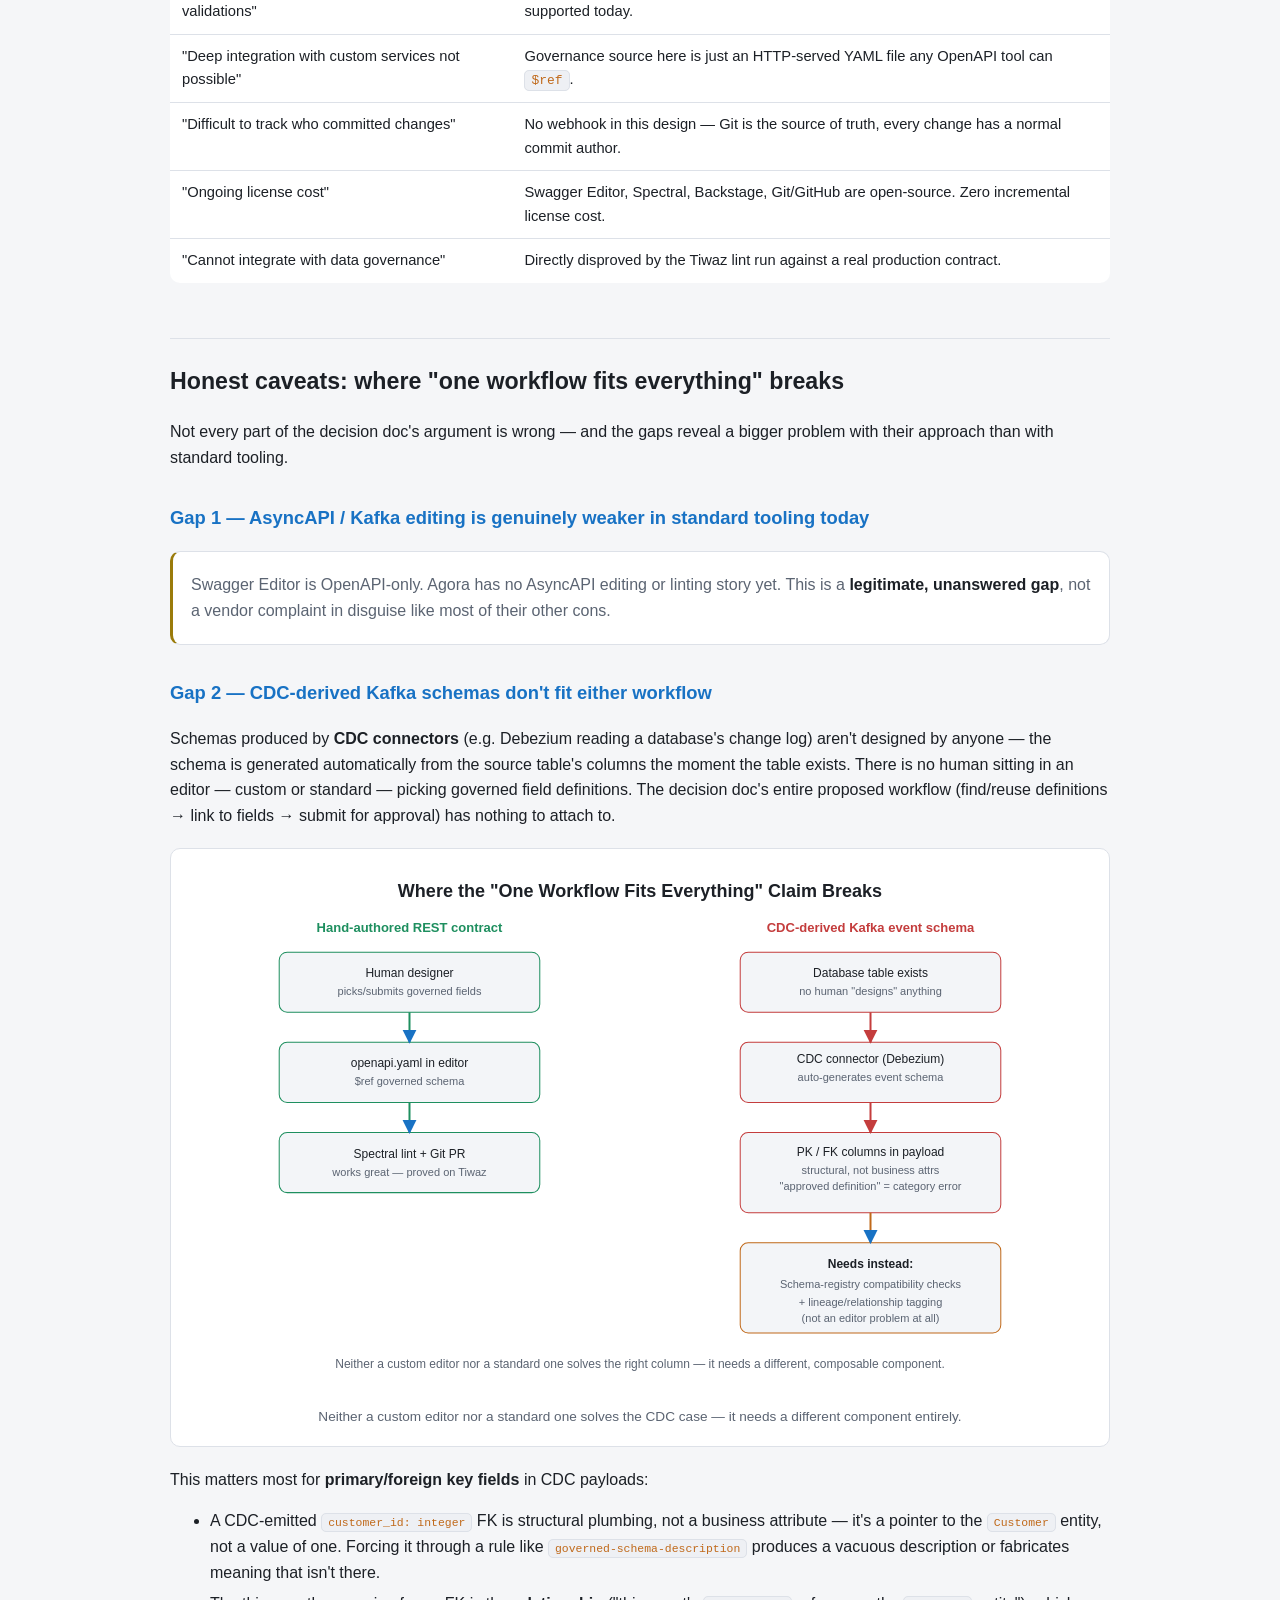
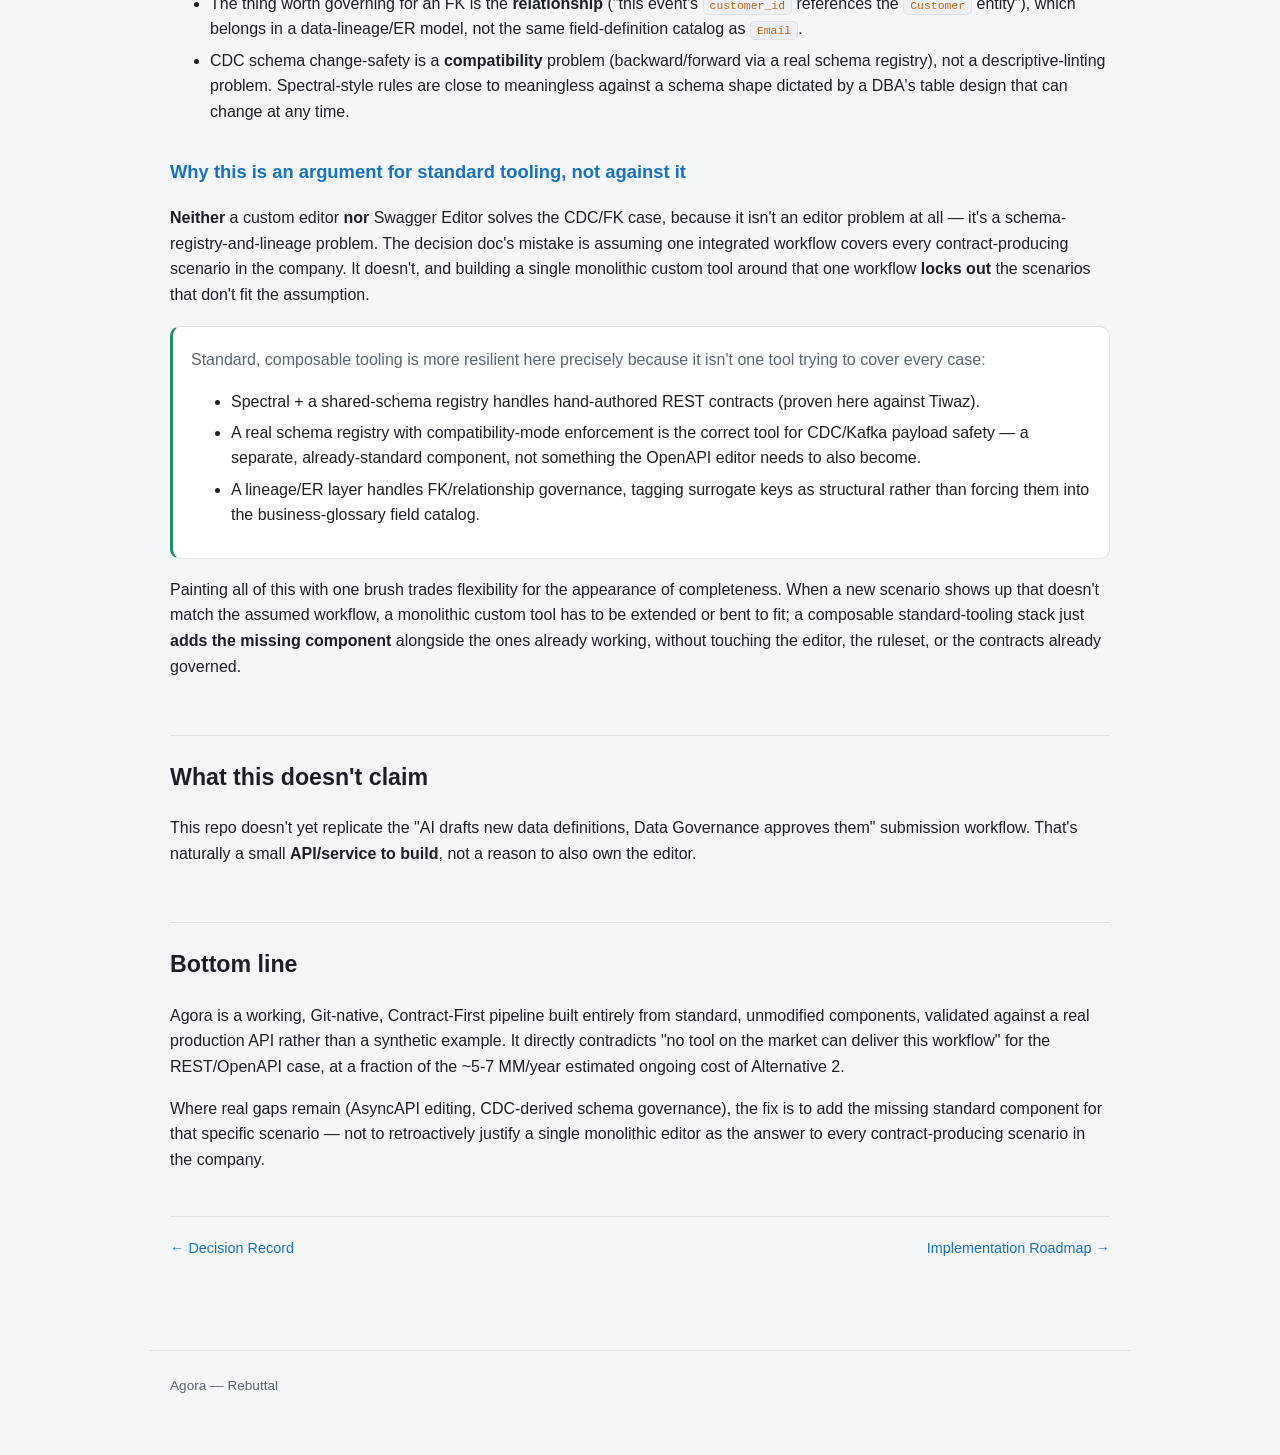
<file: mini-site/pages/rebuttal.html>
<!doctype html>
<html lang="en">
<head>
<meta charset="utf-8">
<meta name="viewport" content="width=device-width, initial-scale=1">
<title>Agora — Rebuttal</title>
<link rel="stylesheet" href="../css/style.css">
</head>
<body>
<div class="topbar">
  <div class="topbar-inner">
    <div class="brand"><span class="dot"></span> Agora</div>
    <nav class="primary">
      <a href="../index.html">Start Here</a>
      <a href="readme.html">Overview</a>
      <a href="guide.html">Guide</a>
      <a href="contract-first.html">Contract-First</a>
      <a href="decision.html">Decision Record</a>
      <a href="rebuttal.html" class="active">Rebuttal</a>
      <a href="roadmap.html">Roadmap</a>
      <a href="agents.html">Agent Notes</a>
    </nav>
  </div>
</div>

<main>
  <div class="hero">
    <span class="badge">Companion to the Decision Record</span>
    <h1>Agora Proves the "Standard Tooling" Alternative Works</h1>
    <p class="lede">Company X's decision doc claims "no tool on the market can
    deliver this workflow." This repo is a working counter-example, using a
    real external service — <strong>Tiwaz</strong> — as the proof case, not a toy.</p>
  </div>

  <h2>The claim being tested</h2>
  <blockquote>No tool on the market can deliver this workflow. Commercial tools focus
  on generic API design and do not integrate with [our] data governance,
  standards and internal data sources.</blockquote>
  <blockquote>The Company X-specific parts (validation rules, data governance
  definitions) can be delivered as rulesets and APIs/MCPs that work with
  standard tools... Git + PR review + Spectral + standard editor + governance
  API/MCP. <em>— Colleague B</em></blockquote>

  <h2>Component-by-component mapping</h2>
  <table>
    <tr><th>Target State requirement</th><th>Standard component used here</th><th>Where</th></tr>
    <tr><td>Usable by non-developers</td><td>Swagger Editor (real tool, not emulated)</td><td><code>docker-compose.yml</code>, :8082</td></tr>
    <tr><td>Integrate with governed data definitions</td><td><code>$ref</code> into a shared-schema registry</td><td><code>governance/shared-models.yaml</code></td></tr>
    <tr><td>Integrate with API standards</td><td>Spectral custom ruleset</td><td><code>governance/.spectral.yaml</code></td></tr>
    <tr><td>Must support Contract First</td><td>Design-first authoring, Git-tracked</td><td><code>apis/sample-orders-api/</code></td></tr>
    <tr><td>Integrate well with GitHub</td><td>Git repo is the source of truth, PR review</td><td>this repo itself</td></tr>
    <tr><td>Validation in pipeline + dev tools</td><td>Same ruleset, local CLI and CI</td><td><code>CONTRACT-FIRST.md</code> Steps 3 &amp; 4</td></tr>
    <tr><td>Flexible, developer's-choice tooling</td><td>Plain YAML/JSON in Git — any IDE works</td><td>no lock-in anywhere</td></tr>
    <tr><td>Catalog / discoverability</td><td>Backstage, real tool, API docs plugin</td><td><code>backstage/</code>, :3000</td></tr>
  </table>

  <h2>Tiwaz as the non-hypothetical proof</h2>
  <ol>
    <li><strong>Pulled the real contract</strong> from Tiwaz's live Swagger endpoint — no code changes, no special access.</li>
    <li><strong>Cataloged it</strong> in Backstage via a standard <code>type: url</code> location.</li>
    <li><strong>Linted it</strong> against the governance ruleset: <span class="tag bad">95 problems (33 errors)</span> vs. <span class="tag warn">49 (0 errors)</span> from stock rules.</li>
    <li><strong>Defined the CI gate</strong> using the exact same ruleset file used locally.</li>
  </ol>
  <p>None of this required forking an editor, building an MCP server, or
  committing to 5-7&nbsp;MM/year of ongoing maintenance.</p>

  <h2>Answering the specific "cons" raised against Alternative 1</h2>
  <table>
    <tr><th>Con raised</th><th>Answer, demonstrated in this repo</th></tr>
    <tr><td>"Built-in validation may not cover all desired validations"</td><td>Spectral is a general-purpose linter with a fully custom DSL — arbitrary custom logic supported today.</td></tr>
    <tr><td>"Deep integration with custom services not possible"</td><td>Governance source here is just an HTTP-served YAML file any OpenAPI tool can <code>$ref</code>.</td></tr>
    <tr><td>"Difficult to track who committed changes"</td><td>No webhook in this design — Git is the source of truth, every change has a normal commit author.</td></tr>
    <tr><td>"Ongoing license cost"</td><td>Swagger Editor, Spectral, Backstage, Git/GitHub are open-source. Zero incremental license cost.</td></tr>
    <tr><td>"Cannot integrate with data governance"</td><td>Directly disproved by the Tiwaz lint run against a real production contract.</td></tr>
  </table>

  <h2 id="caveats">Honest caveats: where "one workflow fits everything" breaks</h2>
  <p>Not every part of the decision doc's argument is wrong — and the gaps
  reveal a bigger problem with their approach than with standard tooling.</p>

  <h3>Gap 1 — AsyncAPI / Kafka editing is genuinely weaker in standard tooling today</h3>
  <div class="callout warn">
    <p>Swagger Editor is OpenAPI-only. Agora has no AsyncAPI editing or linting
    story yet. This is a <strong>legitimate, unanswered gap</strong>, not a vendor
    complaint in disguise like most of their other cons.</p>
  </div>

  <h3>Gap 2 — CDC-derived Kafka schemas don't fit either workflow</h3>
  <p>Schemas produced by <strong>CDC connectors</strong> (e.g. Debezium reading a database's
  change log) aren't designed by anyone — the schema is generated automatically
  from the source table's columns the moment the table exists. There is no
  human sitting in an editor — custom or standard — picking governed field
  definitions. The decision doc's entire proposed workflow (find/reuse
  definitions → link to fields → submit for approval) has nothing to attach to.</p>

  <div class="diagram">
    <img src="../assets/diagrams/cdc-gap.svg" alt="Diagram contrasting hand-authored REST contracts with CDC-derived Kafka schemas">
    <figcaption>Neither a custom editor nor a standard one solves the CDC case — it needs a different component entirely.</figcaption>
  </div>

  <p>This matters most for <strong>primary/foreign key fields</strong> in CDC payloads:</p>
  <ul>
    <li>A CDC-emitted <code>customer_id: integer</code> FK is structural plumbing, not a
    business attribute — it's a pointer to the <code>Customer</code> entity, not a value
    of one. Forcing it through a rule like <code>governed-schema-description</code>
    produces a vacuous description or fabricates meaning that isn't there.</li>
    <li>The thing worth governing for an FK is the <strong>relationship</strong> ("this
    event's <code>customer_id</code> references the <code>Customer</code> entity"), which belongs in
    a data-lineage/ER model, not the same field-definition catalog as <code>Email</code>.</li>
    <li>CDC schema change-safety is a <strong>compatibility</strong> problem (backward/forward
    via a real schema registry), not a descriptive-linting problem. Spectral-style
    rules are close to meaningless against a schema shape dictated by a DBA's
    table design that can change at any time.</li>
  </ul>

  <h3>Why this is an argument for standard tooling, not against it</h3>
  <p><strong>Neither</strong> a custom editor <strong>nor</strong> Swagger Editor solves the CDC/FK case,
  because it isn't an editor problem at all — it's a schema-registry-and-lineage
  problem. The decision doc's mistake is assuming one integrated workflow
  covers every contract-producing scenario in the company. It doesn't, and
  building a single monolithic custom tool around that one workflow
  <strong>locks out</strong> the scenarios that don't fit the assumption.</p>

  <div class="callout good">
    <p>Standard, composable tooling is more resilient here precisely because
    it isn't one tool trying to cover every case:</p>
    <ul>
      <li>Spectral + a shared-schema registry handles hand-authored REST contracts (proven here against Tiwaz).</li>
      <li>A real schema registry with compatibility-mode enforcement is the correct tool for CDC/Kafka payload safety — a separate, already-standard component, not something the OpenAPI editor needs to also become.</li>
      <li>A lineage/ER layer handles FK/relationship governance, tagging surrogate keys as structural rather than forcing them into the business-glossary field catalog.</li>
    </ul>
  </div>

  <p>Painting all of this with one brush trades flexibility for the appearance
  of completeness. When a new scenario shows up that doesn't match the
  assumed workflow, a monolithic custom tool has to be extended or bent to
  fit; a composable standard-tooling stack just <strong>adds the missing
  component</strong> alongside the ones already working, without touching the
  editor, the ruleset, or the contracts already governed.</p>

  <h2>What this doesn't claim</h2>
  <p>This repo doesn't yet replicate the "AI drafts new data definitions, Data
  Governance approves them" submission workflow. That's naturally a small
  <strong>API/service to build</strong>, not a reason to also own the editor.</p>

  <h2>Bottom line</h2>
  <p>Agora is a working, Git-native, Contract-First pipeline built entirely
  from standard, unmodified components, validated against a real production
  API rather than a synthetic example. It directly contradicts "no tool on
  the market can deliver this workflow" for the REST/OpenAPI case, at a
  fraction of the ~5-7&nbsp;MM/year estimated ongoing cost of Alternative 2.</p>
  <p>Where real gaps remain (AsyncAPI editing, CDC-derived schema governance),
  the fix is to add the missing standard component for that specific
  scenario — not to retroactively justify a single monolithic editor as the
  answer to every contract-producing scenario in the company.</p>

  <div class="pagenav">
    <a href="decision.html">← Decision Record</a>
    <a href="roadmap.html">Implementation Roadmap →</a>
  </div>
</main>

<footer>Agora — Rebuttal</footer>
</body>
</html>
</file>
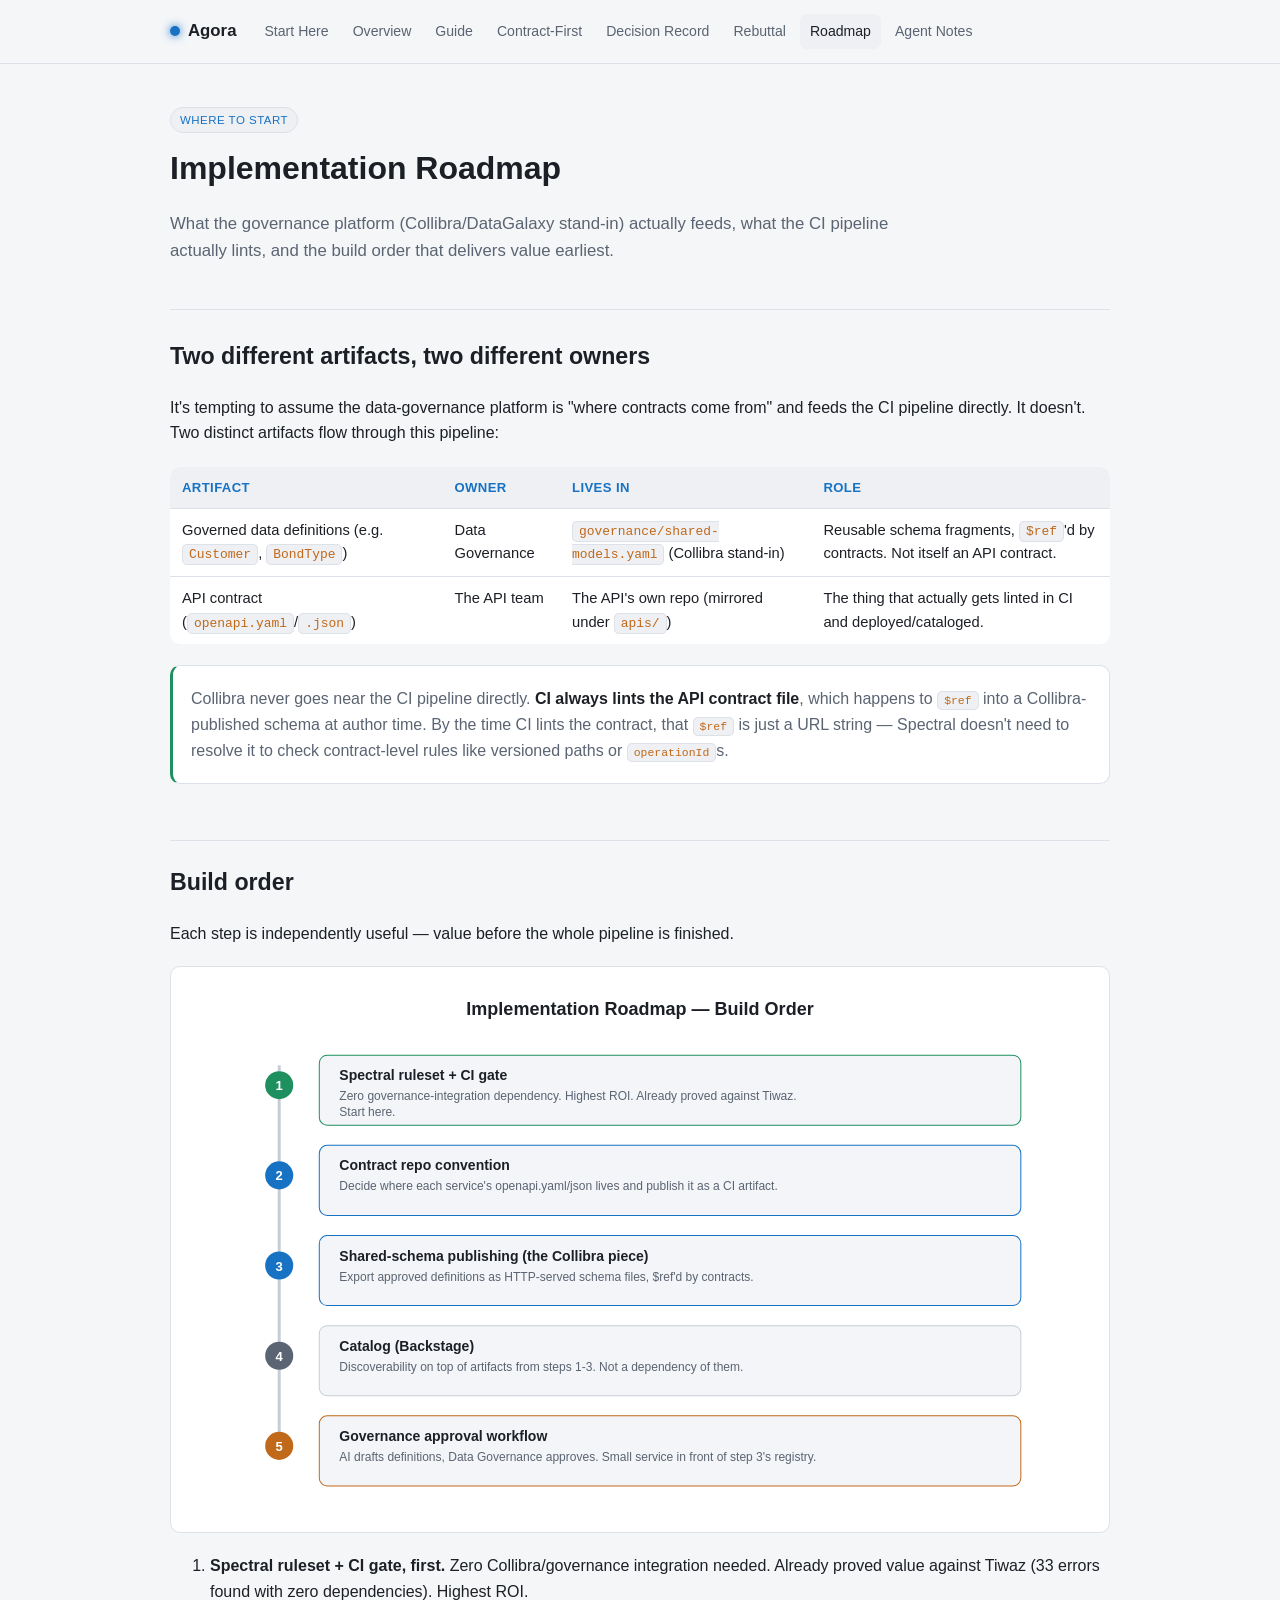
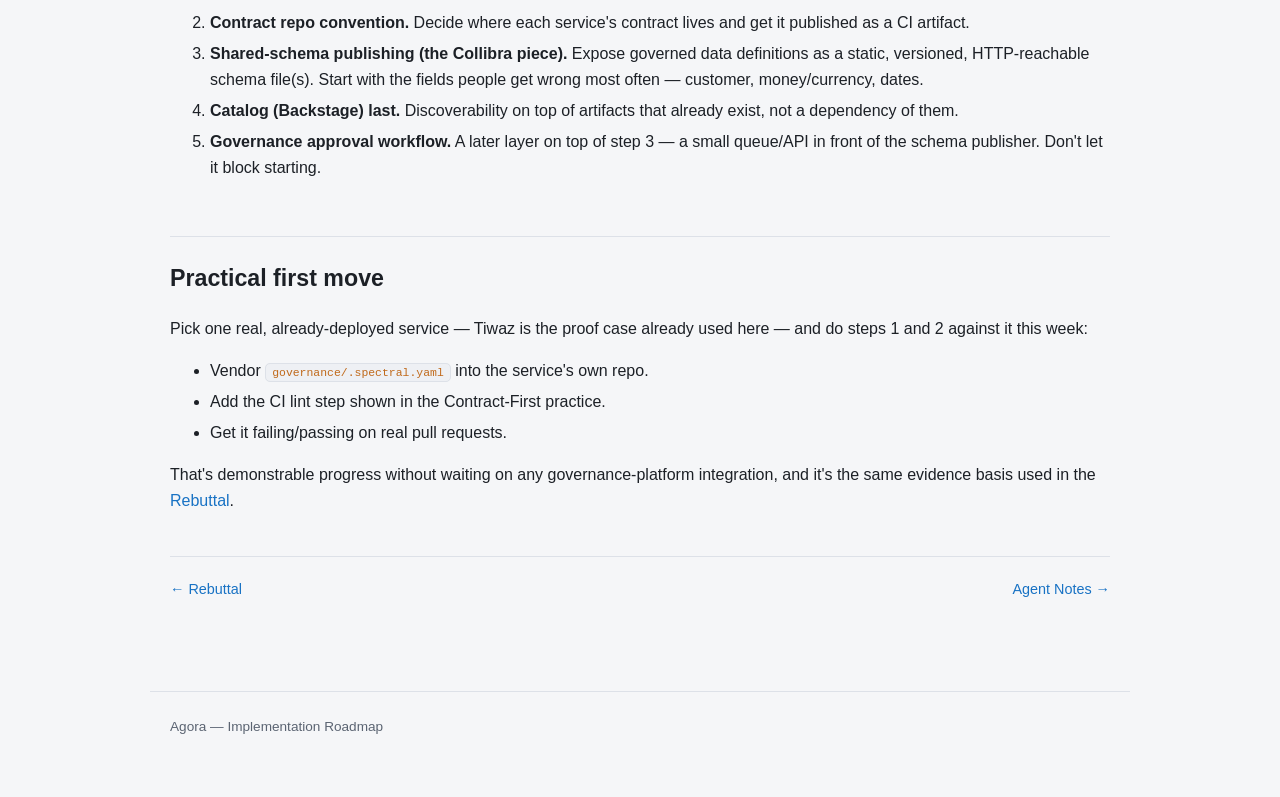
<file: mini-site/pages/roadmap.html>
<!doctype html>
<html lang="en">
<head>
<meta charset="utf-8">
<meta name="viewport" content="width=device-width, initial-scale=1">
<title>Agora — Implementation Roadmap</title>
<link rel="stylesheet" href="../css/style.css">
</head>
<body>
<div class="topbar">
  <div class="topbar-inner">
    <div class="brand"><span class="dot"></span> Agora</div>
    <nav class="primary">
      <a href="../index.html">Start Here</a>
      <a href="readme.html">Overview</a>
      <a href="guide.html">Guide</a>
      <a href="contract-first.html">Contract-First</a>
      <a href="decision.html">Decision Record</a>
      <a href="rebuttal.html">Rebuttal</a>
      <a href="roadmap.html" class="active">Roadmap</a>
      <a href="agents.html">Agent Notes</a>
    </nav>
  </div>
</div>

<main>
  <div class="hero">
    <span class="badge">Where to start</span>
    <h1>Implementation Roadmap</h1>
    <p class="lede">What the governance platform (Collibra/DataGalaxy stand-in)
    actually feeds, what the CI pipeline actually lints, and the build order
    that delivers value earliest.</p>
  </div>

  <h2>Two different artifacts, two different owners</h2>
  <p>It's tempting to assume the data-governance platform is "where contracts
  come from" and feeds the CI pipeline directly. It doesn't. Two distinct
  artifacts flow through this pipeline:</p>

  <table>
    <tr><th>Artifact</th><th>Owner</th><th>Lives in</th><th>Role</th></tr>
    <tr><td>Governed data definitions (e.g. <code>Customer</code>, <code>BondType</code>)</td><td>Data Governance</td><td><code>governance/shared-models.yaml</code> (Collibra stand-in)</td><td>Reusable schema fragments, <code>$ref</code>'d by contracts. Not itself an API contract.</td></tr>
    <tr><td>API contract (<code>openapi.yaml</code>/<code>.json</code>)</td><td>The API team</td><td>The API's own repo (mirrored under <code>apis/</code>)</td><td>The thing that actually gets linted in CI and deployed/cataloged.</td></tr>
  </table>

  <div class="callout good">
    <p>Collibra never goes near the CI pipeline directly. <strong>CI always lints the
    API contract file</strong>, which happens to <code>$ref</code> into a Collibra-published
    schema at author time. By the time CI lints the contract, that <code>$ref</code> is
    just a URL string — Spectral doesn't need to resolve it to check
    contract-level rules like versioned paths or <code>operationId</code>s.</p>
  </div>

  <h2>Build order</h2>
  <p>Each step is independently useful — value before the whole pipeline is finished.</p>

  <div class="diagram">
    <img src="../assets/diagrams/build-order.svg" alt="Five-step build order timeline from Spectral CI gate to governance approval workflow">
  </div>

  <ol>
    <li><strong>Spectral ruleset + CI gate, first.</strong> Zero Collibra/governance integration needed. Already proved value against Tiwaz (33 errors found with zero dependencies). Highest ROI.</li>
    <li><strong>Contract repo convention.</strong> Decide where each service's contract lives and get it published as a CI artifact.</li>
    <li><strong>Shared-schema publishing (the Collibra piece).</strong> Expose governed data definitions as a static, versioned, HTTP-reachable schema file(s). Start with the fields people get wrong most often — customer, money/currency, dates.</li>
    <li><strong>Catalog (Backstage) last.</strong> Discoverability on top of artifacts that already exist, not a dependency of them.</li>
    <li><strong>Governance approval workflow.</strong> A later layer on top of step 3 — a small queue/API in front of the schema publisher. Don't let it block starting.</li>
  </ol>

  <h2>Practical first move</h2>
  <p>Pick one real, already-deployed service — Tiwaz is the proof case already
  used here — and do steps 1 and 2 against it this week:</p>
  <ul>
    <li>Vendor <code>governance/.spectral.yaml</code> into the service's own repo.</li>
    <li>Add the CI lint step shown in the Contract-First practice.</li>
    <li>Get it failing/passing on real pull requests.</li>
  </ul>
  <p>That's demonstrable progress without waiting on any governance-platform
  integration, and it's the same evidence basis used in the <a href="rebuttal.html">Rebuttal</a>.</p>

  <div class="pagenav">
    <a href="rebuttal.html">← Rebuttal</a>
    <a href="agents.html">Agent Notes →</a>
  </div>
</main>

<footer>Agora — Implementation Roadmap</footer>
</body>
</html>
</file>
<file: mini-site/css/style.css>
:root {
  --bg: #f5f6f8;
  --panel: #ffffff;
  --panel-2: #eef0f4;
  --border: #dde1e8;
  --text: #1c2026;
  --muted: #5b6472;
  --accent: #1872c4;
  --accent-2: #c0691a;
  --good: #1e8f5f;
  --bad: #c43d3d;
  --warn: #9a7b0a;
  --radius: 10px;
  --maxw: 980px;
}

* { box-sizing: border-box; }

html, body {
  margin: 0;
  padding: 0;
  background: var(--bg);
  color: var(--text);
  font-family: -apple-system, BlinkMacSystemFont, "Segoe UI", Roboto, Helvetica, Arial, sans-serif;
  line-height: 1.6;
}

a { color: var(--accent); text-decoration: none; }
a:hover { text-decoration: underline; }

.topbar {
  position: sticky;
  top: 0;
  z-index: 10;
  background: rgba(245, 246, 248, 0.92);
  backdrop-filter: blur(6px);
  border-bottom: 1px solid var(--border);
}

.topbar-inner {
  max-width: var(--maxw);
  margin: 0 auto;
  padding: 14px 20px;
  display: flex;
  align-items: center;
  gap: 18px;
  flex-wrap: wrap;
}

.brand {
  font-weight: 700;
  font-size: 1.05rem;
  color: var(--text);
  display: flex;
  align-items: center;
  gap: 8px;
}

.brand .dot {
  width: 10px; height: 10px; border-radius: 50%;
  background: var(--accent);
  box-shadow: 0 0 10px var(--accent);
}

nav.primary {
  display: flex;
  gap: 4px;
  flex-wrap: wrap;
  font-size: 0.88rem;
}

nav.primary a {
  padding: 6px 10px;
  border-radius: 7px;
  color: var(--muted);
}

nav.primary a:hover, nav.primary a.active {
  background: var(--panel-2);
  color: var(--text);
  text-decoration: none;
}

main {
  max-width: var(--maxw);
  margin: 0 auto;
  padding: 32px 20px 90px;
}

.hero {
  padding: 10px 0 28px;
  border-bottom: 1px solid var(--border);
  margin-bottom: 28px;
}

.hero h1 {
  font-size: 2rem;
  margin: 0 0 8px;
}

.hero p.lede {
  color: var(--muted);
  font-size: 1.05rem;
  max-width: 760px;
}

.badge {
  display: inline-block;
  font-size: 0.72rem;
  letter-spacing: 0.04em;
  text-transform: uppercase;
  background: var(--panel-2);
  border: 1px solid var(--border);
  color: var(--accent);
  padding: 3px 9px;
  border-radius: 999px;
  margin-bottom: 10px;
}

h1, h2, h3, h4 { color: var(--text); font-weight: 650; }
h2 { font-size: 1.45rem; margin-top: 2.4em; border-top: 1px solid var(--border); padding-top: 1em; }
h3 { font-size: 1.15rem; margin-top: 1.8em; color: var(--accent); }
h2:first-of-type { border-top: none; padding-top: 0; margin-top: 0.5em; }

p { color: var(--text); }

.callout {
  background: var(--panel);
  border: 1px solid var(--border);
  border-left: 3px solid var(--accent);
  border-radius: var(--radius);
  padding: 14px 18px;
  margin: 18px 0;
  color: var(--muted);
}

.callout.warn { border-left-color: var(--warn); }
.callout.good { border-left-color: var(--good); }
.callout.bad { border-left-color: var(--bad); }

.callout p { margin: 0.4em 0; color: var(--muted); }
.callout strong { color: var(--text); }

blockquote {
  margin: 1em 0;
  padding: 10px 18px;
  border-left: 3px solid var(--accent-2);
  background: var(--panel);
  color: var(--muted);
  border-radius: 0 8px 8px 0;
}

table {
  width: 100%;
  border-collapse: collapse;
  margin: 1.4em 0;
  font-size: 0.92rem;
  background: var(--panel);
  border-radius: var(--radius);
  overflow: hidden;
}

th, td {
  text-align: left;
  padding: 10px 12px;
  border-bottom: 1px solid var(--border);
  vertical-align: top;
}

th {
  background: var(--panel-2);
  color: var(--accent);
  font-weight: 650;
  font-size: 0.82rem;
  text-transform: uppercase;
  letter-spacing: 0.03em;
}

tr:last-child td { border-bottom: none; }

code {
  background: var(--panel-2);
  border: 1px solid var(--border);
  padding: 2px 6px;
  border-radius: 5px;
  font-size: 0.88em;
  color: var(--accent-2);
}

pre {
  background: var(--panel);
  border: 1px solid var(--border);
  border-radius: var(--radius);
  padding: 16px;
  overflow-x: auto;
}

pre code {
  background: none;
  border: none;
  padding: 0;
  color: var(--text);
}

.diagram {
  background: var(--panel);
  border: 1px solid var(--border);
  border-radius: var(--radius);
  padding: 18px;
  margin: 20px 0;
  text-align: center;
}

.diagram img { max-width: 100%; height: auto; }
.diagram figcaption {
  margin-top: 10px;
  color: var(--muted);
  font-size: 0.85rem;
}

.cards {
  display: grid;
  grid-template-columns: repeat(auto-fit, minmax(230px, 1fr));
  gap: 14px;
  margin: 20px 0;
}

.card {
  background: var(--panel);
  border: 1px solid var(--border);
  border-radius: var(--radius);
  padding: 18px;
  transition: transform 0.12s ease, border-color 0.12s ease;
}

.card:hover { border-color: var(--accent); transform: translateY(-2px); }
.card h3 { margin-top: 0; font-size: 1.02rem; }
.card p { color: var(--muted); font-size: 0.9rem; margin-bottom: 0; }
.card a.stretched { position: absolute; inset: 0; }
.card { position: relative; }

.tag {
  display: inline-block;
  font-size: 0.72rem;
  padding: 2px 8px;
  border-radius: 999px;
  background: var(--panel-2);
  color: var(--muted);
  border: 1px solid var(--border);
  margin-right: 6px;
}

.tag.good { color: var(--good); border-color: var(--good); }
.tag.bad { color: var(--bad); border-color: var(--bad); }
.tag.warn { color: var(--warn); border-color: var(--warn); }

footer {
  max-width: var(--maxw);
  margin: 0 auto;
  padding: 24px 20px 60px;
  color: var(--muted);
  font-size: 0.85rem;
  border-top: 1px solid var(--border);
}

.pagenav {
  display: flex;
  justify-content: space-between;
  margin-top: 3em;
  padding-top: 1.4em;
  border-top: 1px solid var(--border);
  font-size: 0.9rem;
}

ul, ol { color: var(--text); }
ul li, ol li { margin-bottom: 0.35em; }
</file>
